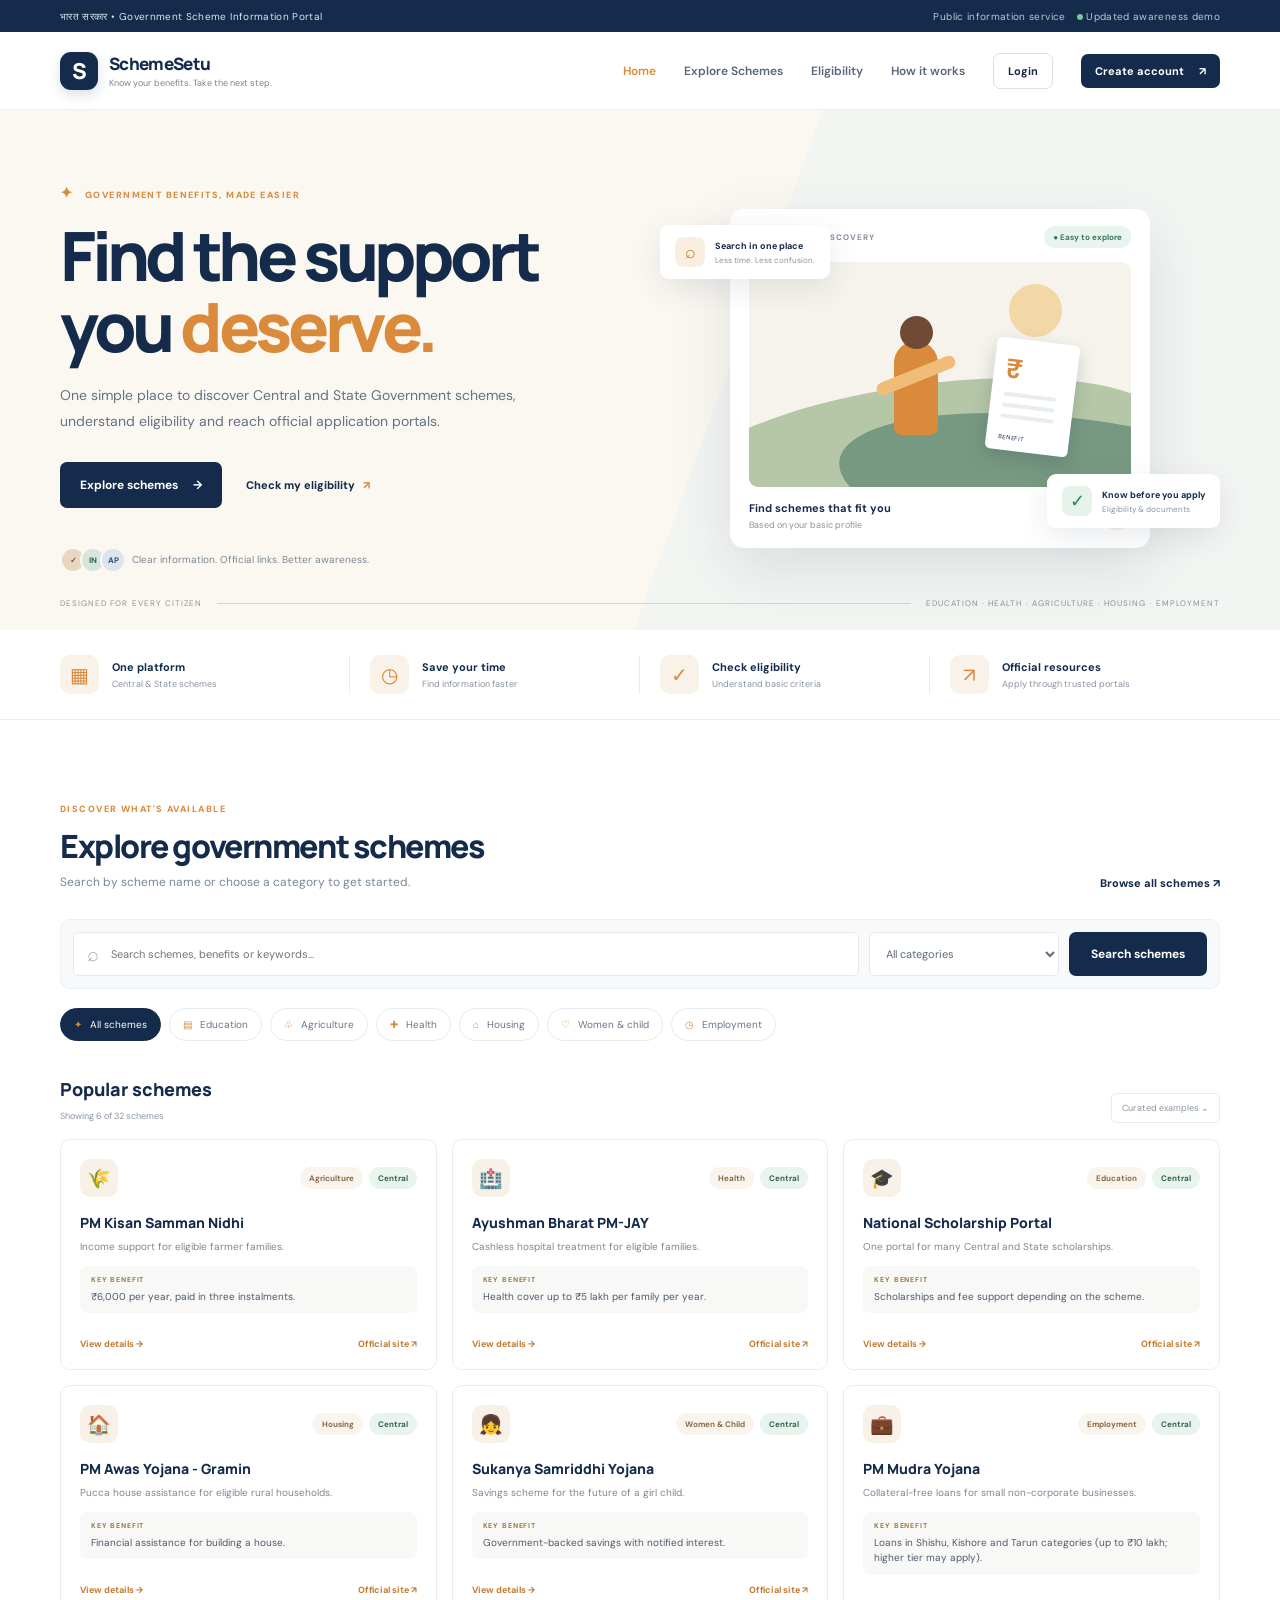
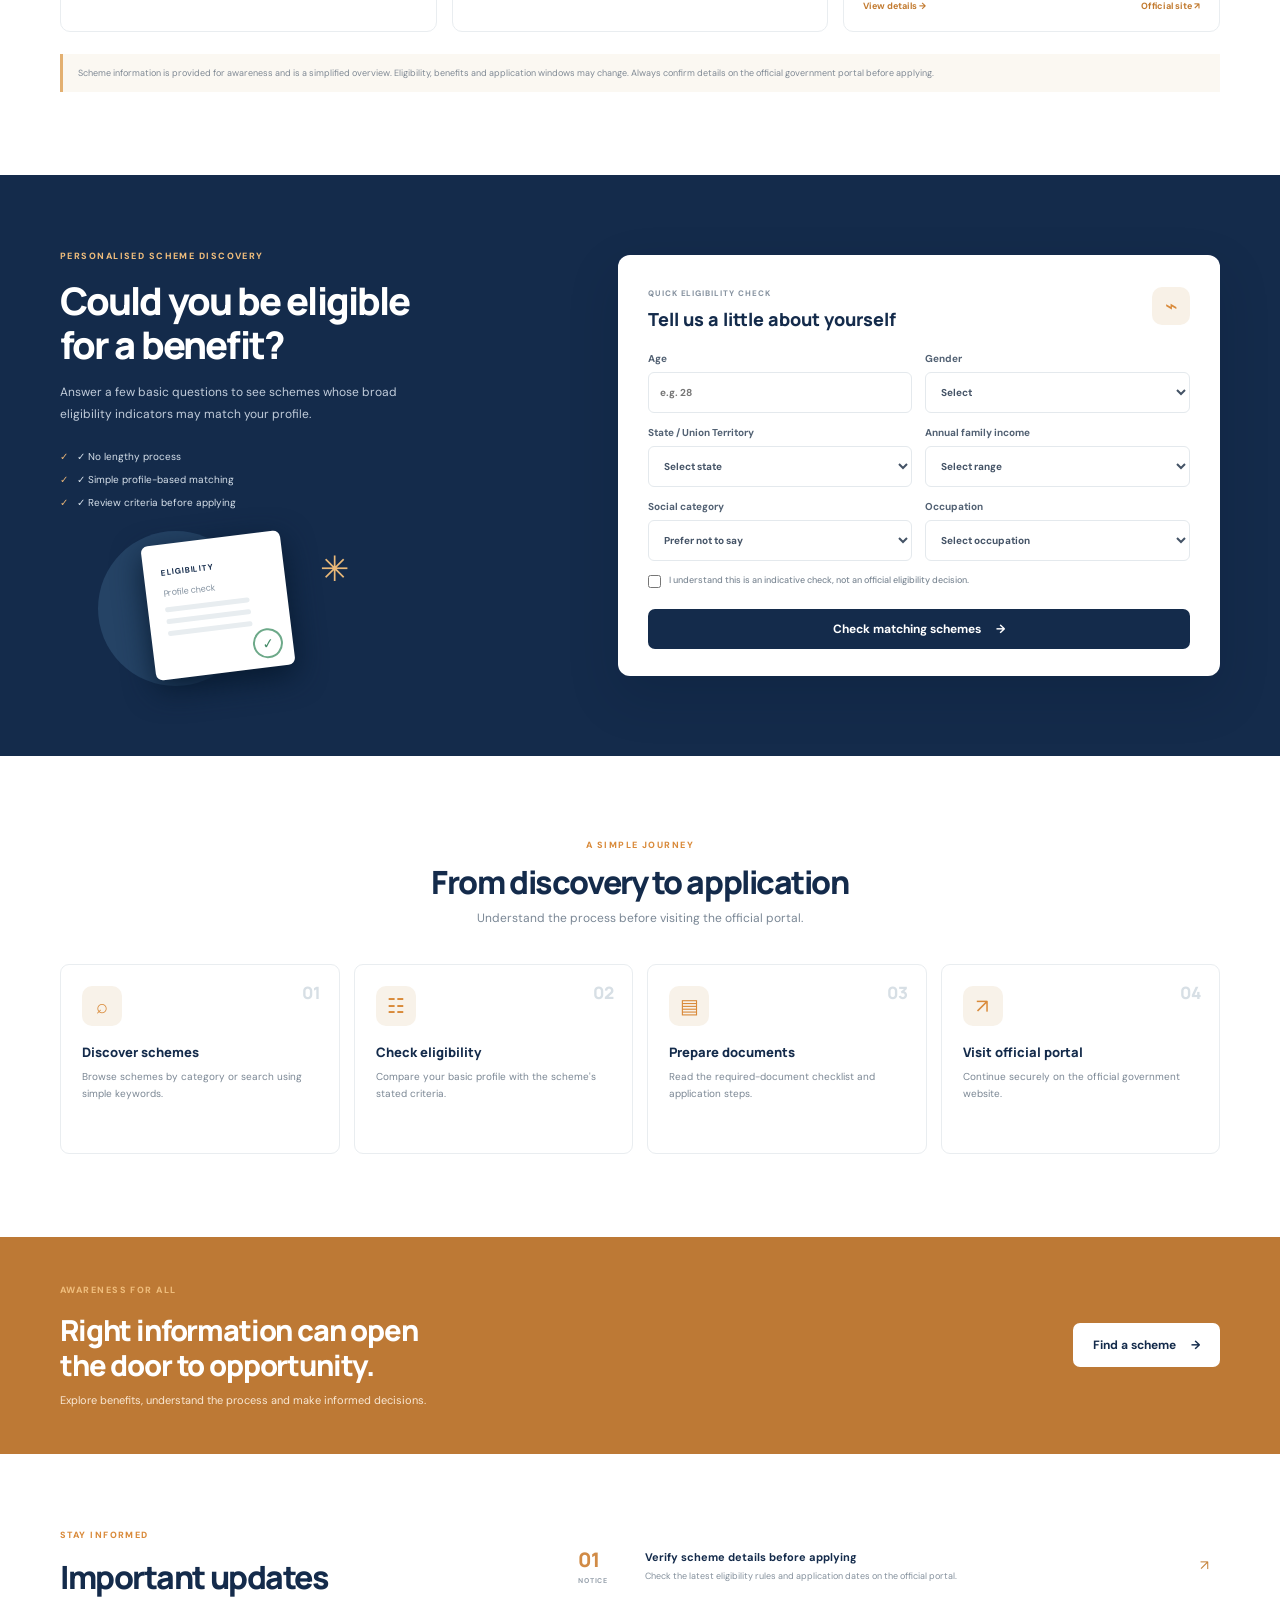
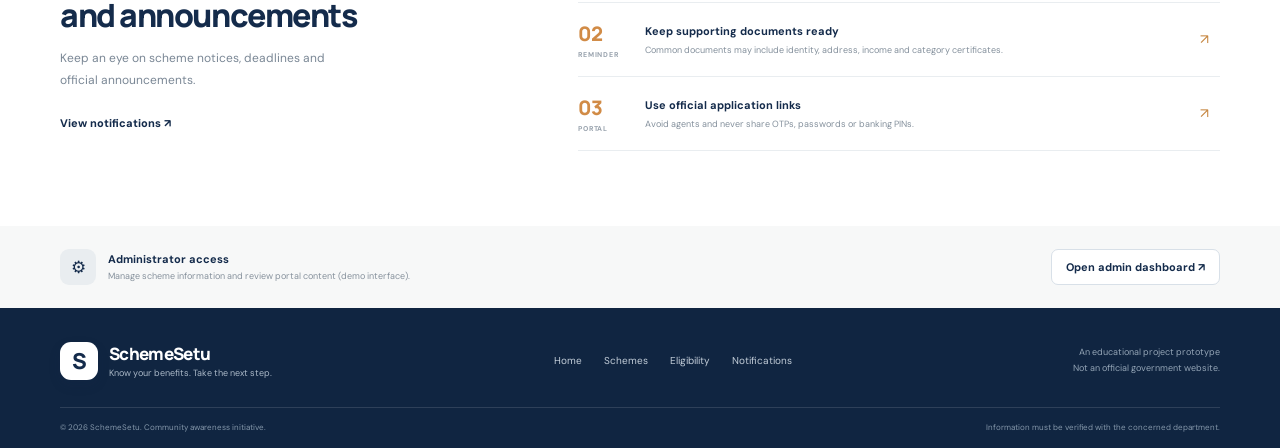
<file: index.html>
<!DOCTYPE html>
<html lang="en">
<head>
  <meta charset="UTF-8" />
  <meta name="viewport" content="width=device-width, initial-scale=1.0" />
  <meta name="description" content="Government Scheme Information and Awareness System - discover schemes, check eligibility and find official application links." />
  <title>SchemeSetu | Government Scheme Awareness</title>
  <link rel="preconnect" href="https://fonts.googleapis.com">
  <link rel="preconnect" href="https://fonts.gstatic.com" crossorigin>
  <link href="https://fonts.googleapis.com/css2?family=DM+Sans:wght@400;500;600;700;800&family=Manrope:wght@400;500;600;700;800&display=swap" rel="stylesheet">
  <link rel="stylesheet" href="style.css" />
</head>
<body>
  <div class="topline"><div class="container top-inner"><span>भारत सरकार • Government Scheme Information Portal</span><span class="top-right">Public information service <span class="live-dot"></span> Updated awareness demo</span></div></div>
  <header class="site-header">
    <div class="container nav-wrap">
      <a class="brand" href="index.html" aria-label="SchemeSetu home"><span class="brand-mark">S</span><span><b>SchemeSetu</b><small>Know your benefits. Take the next step.</small></span></a>
      <button class="menu-toggle" id="menuToggle" aria-label="Toggle navigation">☰</button>
      <nav id="mainNav">
        <a href="index.html" class="nav-link active">Home</a><a href="schemes.html" class="nav-link">Explore Schemes</a><a href="eligibility.html" class="nav-link">Eligibility</a><a href="#how" class="nav-link">How it works</a>
        <button class="btn btn-outline btn-small" id="loginOpen">Login</button><button class="btn btn-primary btn-small" id="registerOpen">Create account <span>↗</span></button>
      </nav>
    </div>
  </header>

  <main>
    <section class="hero" id="home">
      <div class="container hero-grid">
        <div class="hero-copy">
          <div class="eyebrow"><span class="eyebrow-icon">✦</span> GOVERNMENT BENEFITS, MADE EASIER</div>
          <h1>Find the support<br>you <em>deserve.</em></h1>
          <p class="hero-lead">One simple place to discover Central and State Government schemes, understand eligibility and reach official application portals.</p>
          <div class="hero-actions"><a class="btn btn-primary btn-large" href="schemes.html">Explore schemes <span>→</span></a><a class="text-link" href="eligibility.html">Check my eligibility <span>↗</span></a></div>
          <div class="trust-row"><div class="avatar-stack"><i>✓</i><i>IN</i><i>AP</i></div><span>Clear information. Official links. Better awareness.</span></div>
        </div>
        <div class="hero-art">
          <div class="hero-card card-main"><div class="card-top"><span class="mini-label">YOUR BENEFIT DISCOVERY</span><span class="pill pill-green">● Easy to explore</span></div><div class="illustration"><div class="sun"></div><div class="hill hill-one"></div><div class="hill hill-two"></div><div class="person"><span></span></div><div class="document"><b>₹</b><i></i><i></i><i></i><small>BENEFIT</small></div></div><div class="hero-card-bottom"><div><b>Find schemes that fit you</b><small>Based on your basic profile</small></div><span class="round-arrow">↗</span></div></div>
          <div class="float-note note-one"><span class="note-icon">⌕</span><span><b>Search in one place</b><small>Less time. Less confusion.</small></span></div>
          <div class="float-note note-two"><span class="note-icon green">✓</span><span><b>Know before you apply</b><small>Eligibility & documents</small></span></div>
        </div>
      </div>
      <div class="hero-bottom container"><span>DESIGNED FOR EVERY CITIZEN</span><span class="hero-line"></span><span>EDUCATION · HEALTH · AGRICULTURE · HOUSING · EMPLOYMENT</span></div>
    </section>

    <section class="stats-section"><div class="container stats-grid">
      <div class="stat"><span class="stat-icon">▦</span><div><b>One platform</b><small>Central & State schemes</small></div></div>
      <div class="stat"><span class="stat-icon">◷</span><div><b>Save your time</b><small>Find information faster</small></div></div>
      <div class="stat"><span class="stat-icon">✓</span><div><b>Check eligibility</b><small>Understand basic criteria</small></div></div>
      <div class="stat"><span class="stat-icon">↗</span><div><b>Official resources</b><small>Apply through trusted portals</small></div></div>
    </div></section>

    <section class="section" id="schemes"><div class="container">
      <div class="section-heading"><div><div class="eyebrow">DISCOVER WHAT'S AVAILABLE</div><h2>Explore government schemes</h2><p>Search by scheme name or choose a category to get started.</p></div><a href="schemes.html" class="text-link">Browse all schemes ↗</a></div>
      <div class="search-panel"><div class="search-box"><span>⌕</span><input id="schemeSearch" type="search" placeholder="Search schemes, benefits or keywords..." /></div><select id="categoryFilter" aria-label="Filter by category"><option value="all">All categories</option><option>Education</option><option>Health</option><option>Agriculture</option><option>Housing</option><option>Employment</option><option>Women & Child</option><option>Social Security</option></select><button class="btn btn-primary" id="searchBtn">Search schemes</button></div>
      <div class="category-row" id="categoryChips"><button class="category-chip selected" data-category="all"><span>✦</span> All schemes</button><button class="category-chip" data-category="Education"><span>▤</span> Education</button><button class="category-chip" data-category="Agriculture"><span>♧</span> Agriculture</button><button class="category-chip" data-category="Health"><span>✚</span> Health</button><button class="category-chip" data-category="Housing"><span>⌂</span> Housing</button><button class="category-chip" data-category="Women & Child"><span>♡</span> Women & child</button><button class="category-chip" data-category="Employment"><span>◷</span> Employment</button></div>
      <div class="results-head" id="allSchemes"><div><h3>Popular schemes</h3><span id="resultCount">Showing schemes</span></div><span class="sort-label">Curated examples <span>⌄</span></span></div>
      <div class="scheme-grid" id="schemeGrid"></div>
      <div class="empty-state hidden" id="emptyState"><div>⌕</div><h3>No schemes found</h3><p>Try another keyword or select a different category.</p><button class="btn btn-outline" id="clearFilters">Clear filters</button></div>
      <div class="disclaimer">Scheme information is provided for awareness and is a simplified overview. Eligibility, benefits and application windows may change. Always confirm details on the official government portal before applying.</div>
    </div></section>

    <section class="eligibility-section" id="eligibility"><div class="container eligibility-grid">
      <div class="eligibility-copy"><div class="eyebrow light">PERSONALISED SCHEME DISCOVERY</div><h2>Could you be eligible<br>for a benefit?</h2><p>Answer a few basic questions to see schemes whose broad eligibility indicators may match your profile.</p>
        <div class="check-points"><span>✓ No lengthy process</span><span>✓ Simple profile-based matching</span><span>✓ Review criteria before applying</span></div>
        <div class="eligibility-art"><div class="art-circle"></div><div class="art-paper"><b>ELIGIBILITY</b><span>Profile check</span><i></i><i></i><i></i><div class="art-stamp">✓</div></div><div class="art-star">✳</div></div>
      </div>
      <div class="eligibility-form-card"><div class="form-card-head"><div><span class="step-label">QUICK ELIGIBILITY CHECK</span><h3>Tell us a little about yourself</h3></div><span class="form-icon">⌁</span></div>
        <form id="eligibilityForm">
          <div class="form-row"><label>Age <input type="number" id="age" min="1" max="120" placeholder="e.g. 28" required></label><label>Gender<select id="gender" required><option value="">Select</option><option>Female</option><option>Male</option><option>Other</option></select></label></div>
          <div class="form-row"><label>State / Union Territory<select id="state" required><option value="">Select state</option><option>Andhra Pradesh</option><option>Telangana</option><option>Karnataka</option><option>Tamil Nadu</option><option>Other</option></select></label><label>Annual family income<select id="income" required><option value="">Select range</option><option value="100000">Below ₹1 lakh</option><option value="200000">₹1–2 lakh</option><option value="500000">₹2–5 lakh</option><option value="1000000">Above ₹5 lakh</option></select></label></div>
          <div class="form-row"><label>Social category<select id="socialCategory"><option value="">Prefer not to say</option><option>SC</option><option>ST</option><option>OBC</option><option>General</option></select></label><label>Occupation<select id="occupation"><option value="">Select occupation</option><option>Farmer</option><option>Student</option><option>Unemployed</option><option>Self-employed</option><option>Worker</option><option>Other</option></select></label></div>
          <label class="consent"><input type="checkbox" id="consent" required> I understand this is an indicative check, not an official eligibility decision.</label>
          <button class="btn btn-primary btn-full" type="submit">Check matching schemes <span>→</span></button>
        </form>
        <div class="match-results hidden" id="matchResults"><div class="match-heading"><span class="pill pill-green">CHECK COMPLETE</span><button id="resetEligibility" class="text-link">Edit answers</button></div><h3 id="matchTitle">Possible matches</h3><p id="matchIntro"></p><div id="matchList"></div><small>These are indicative matches only. The concerned department makes the final eligibility decision.</small></div>
      </div>
    </div></section>

    <section class="section how-section" id="how"><div class="container"><div class="section-heading centered"><div><div class="eyebrow">A SIMPLE JOURNEY</div><h2>From discovery to application</h2><p>Understand the process before visiting the official portal.</p></div></div>
      <div class="steps-grid"><div class="step-card"><span class="step-number">01</span><div class="step-icon">⌕</div><h3>Discover schemes</h3><p>Browse schemes by category or search using simple keywords.</p></div><div class="step-card"><span class="step-number">02</span><div class="step-icon">☷</div><h3>Check eligibility</h3><p>Compare your basic profile with the scheme's stated criteria.</p></div><div class="step-card"><span class="step-number">03</span><div class="step-icon">▤</div><h3>Prepare documents</h3><p>Read the required-document checklist and application steps.</p></div><div class="step-card"><span class="step-number">04</span><div class="step-icon">↗</div><h3>Visit official portal</h3><p>Continue securely on the official government website.</p></div></div>
    </div></section>

    <section class="awareness-band"><div class="container awareness-inner"><div><div class="eyebrow light">AWARENESS FOR ALL</div><h2>Right information can open<br>the door to opportunity.</h2><p>Explore benefits, understand the process and make informed decisions.</p></div><a class="btn btn-white" href="schemes.html">Find a scheme <span>→</span></a></div></section>

    <section class="section updates-section" id="updates"><div class="container updates-grid"><div><div class="eyebrow">STAY INFORMED</div><h2>Important updates<br>and announcements</h2><p>Keep an eye on scheme notices, deadlines and official announcements.</p><a class="text-link" href="#notifications">View notifications ↗</a></div><div class="updates-list" id="notifications"><article><span class="update-date">01 <small>NOTICE</small></span><div><b>Verify scheme details before applying</b><p>Check the latest eligibility rules and application dates on the official portal.</p></div><span class="update-arrow">↗</span></article><article><span class="update-date">02 <small>REMINDER</small></span><div><b>Keep supporting documents ready</b><p>Common documents may include identity, address, income and category certificates.</p></div><span class="update-arrow">↗</span></article><article><span class="update-date">03 <small>PORTAL</small></span><div><b>Use official application links</b><p>Avoid agents and never share OTPs, passwords or banking PINs.</p></div><span class="update-arrow">↗</span></article></div></div></section>

    <section class="admin-section"><div class="container admin-strip"><div><span class="admin-symbol">⚙</span><div><b>Administrator access</b><small>Manage scheme information and review portal content (demo interface).</small></div></div><button class="btn btn-outline btn-small" id="adminOpen">Open admin dashboard ↗</button></div></section>
  </main>

  <footer><div class="container footer-main"><div class="brand footer-brand"><span class="brand-mark">S</span><span><b>SchemeSetu</b><small>Know your benefits. Take the next step.</small></span></div><div class="footer-links"><a href="index.html">Home</a><a href="schemes.html">Schemes</a><a href="eligibility.html">Eligibility</a><a href="#updates">Notifications</a></div><div class="footer-note">An educational project prototype<br>Not an official government website.</div></div><div class="container footer-bottom"><span>© 2026 SchemeSetu. Community awareness initiative.</span><span>Information must be verified with the concerned department.</span></div></footer>

  <div class="modal-backdrop hidden" id="authModal"><div class="modal"><button class="modal-close" data-close="authModal">×</button><div class="modal-logo">S</div><div class="eyebrow">WELCOME TO SCHEMESETU</div><h2 id="authTitle">Create your account</h2><p id="authDescription">Save your profile and make scheme discovery easier.</p><form id="authForm"><label>Full name<input id="authName" placeholder="Enter your name" required></label><label>Email address<input id="authEmail" type="email" placeholder="name@example.com" required></label><label>Password<input id="authPassword" type="password" minlength="6" placeholder="At least 6 characters" required></label><button class="btn btn-primary btn-full" id="authSubmit" type="submit">Create account →</button></form><p class="switch-auth" id="switchAuth">Already have an account? <button>Login</button></p><small class="modal-disclaimer">Frontend demonstration only. Connect a secure backend for real authentication and data storage.</small></div></div>

  <div class="modal-backdrop hidden" id="detailModal"><div class="modal detail-modal"><button class="modal-close" data-close="detailModal">×</button><div id="schemeDetail"></div></div></div>
  <div class="modal-backdrop hidden" id="adminModal"><div class="modal admin-modal"><button class="modal-close" data-close="adminModal">×</button><div class="eyebrow">CONTENT MANAGEMENT</div><h2>Admin dashboard</h2><p>Demo overview for maintaining scheme information.</p><div class="admin-metrics"><div><b id="adminSchemeCount">0</b><small>Listed schemes</small></div><div><b>03</b><small>Sample notices</small></div><div><b>Active</b><small>Portal status</small></div></div><h3>Manage scheme catalogue</h3><div id="adminSchemeList" class="admin-scheme-list"></div><div class="admin-add"><h3>Add a scheme (demo)</h3><form id="addSchemeForm"><input id="newSchemeName" placeholder="Scheme name" required><select id="newSchemeCategory"><option>Education</option><option>Health</option><option>Agriculture</option><option>Housing</option><option>Employment</option><option>Women & Child</option><option>Social Security</option></select><button class="btn btn-primary btn-small">Add scheme</button></form></div><small>Changes are saved only in this browser for demonstration. Production use requires administrator authentication and a database.</small></div></div>

  <!-- Order matters: data.js → common.js → app.js -->
  <script src="data.js"></script>
  <script src="common.js"></script>
  <script src="script.js"></script>
</body>
</html>
</file>
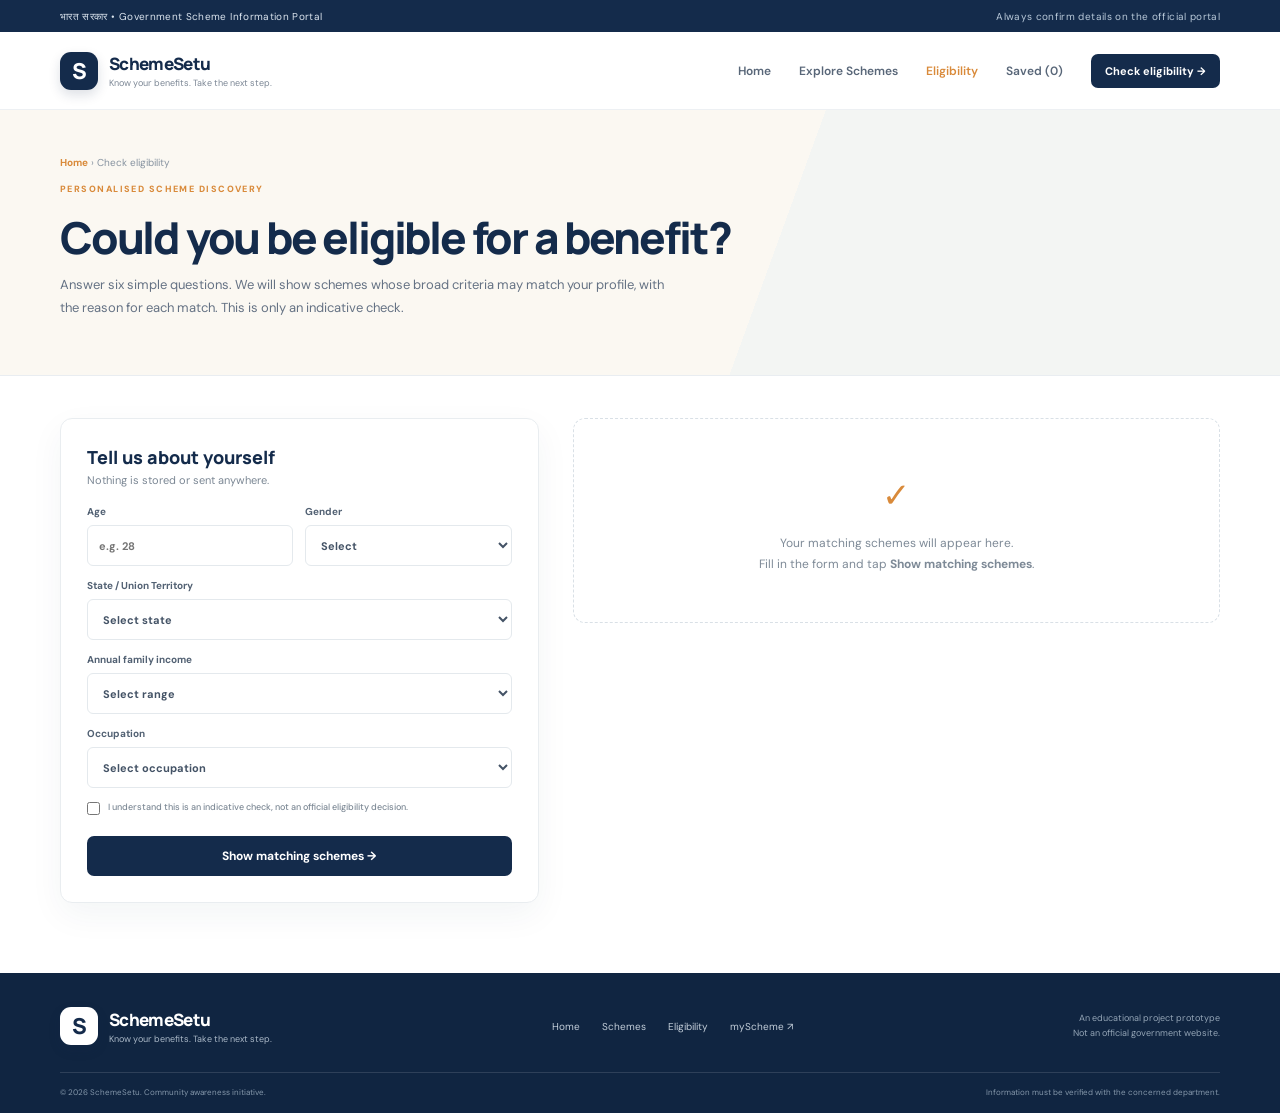
<file: eligibility.html>
<!DOCTYPE html>
<html lang="en">
<head>
  <meta charset="UTF-8" />
  <meta name="viewport" content="width=device-width, initial-scale=1.0" />
  <title>Check Eligibility | SchemeSetu</title>
  <link rel="preconnect" href="https://fonts.googleapis.com">
  <link rel="preconnect" href="https://fonts.gstatic.com" crossorigin>
  <link href="https://fonts.googleapis.com/css2?family=DM+Sans:wght@400;500;600;700;800&family=Manrope:wght@400;500;600;700;800&display=swap" rel="stylesheet">
  <link rel="stylesheet" href="style.css" />
  <link rel="stylesheet" href="pages.css" />
</head>
<body>
  <div id="site-header" data-active="eligibility"></div>
  <main>
    <section class="page-hero"><div class="container">
      <div class="breadcrumb"><a href="index.html">Home</a> › Check eligibility</div>
      <div class="eyebrow">PERSONALISED SCHEME DISCOVERY</div>
      <h1>Could you be eligible for a benefit?</h1>
      <p>Answer six simple questions. We will show schemes whose broad criteria may match your profile, with the reason for each match. This is only an indicative check.</p>
    </div></section>

    <div class="container elig-layout">
      <form class="elig-form" id="form">
        <h2>Tell us about yourself</h2><p>Nothing is stored or sent anywhere.</p>
        <div class="two">
          <label>Age<input type="number" id="age" min="1" max="120" placeholder="e.g. 28" required></label>
          <label>Gender<select id="gender" required><option value="">Select</option><option>Female</option><option>Male</option><option>Other</option></select></label>
        </div>
        <label>State / Union Territory<select id="state" required></select></label>
        <label>Annual family income
          <select id="income" required>
            <option value="">Select range</option>
            <option value="0">Below ₹1 lakh</option><option value="100000">₹1–2 lakh</option>
            <option value="200000">₹2–5 lakh</option><option value="500000">Above ₹5 lakh</option>
          </select></label>
        <label>Occupation
          <select id="occupation" required><option value="">Select occupation</option><option>Farmer</option><option>Student</option><option>Unemployed</option><option>Self-employed</option><option>Worker</option><option>Other</option></select></label>
        <label class="consent"><input type="checkbox" id="consent" required> I understand this is an indicative check, not an official eligibility decision.</label>
        <button class="btn btn-primary btn-full" type="submit">Show matching schemes →</button>
      </form>

      <section id="results" aria-live="polite">
        <div class="placeholder"><div>✓</div>Your matching schemes will appear here.<br>Fill in the form and tap <b>Show matching schemes</b>.</div>
      </section>
    </div>
  </main>
  <div id="site-footer"></div>

  <script src="data.js"></script>
  <script src="common.js"></script>
  <script>
    const el = id => document.getElementById(id);
    el("state").innerHTML = '<option value="">Select state</option>' + STATES.map(s => `<option>${esc(s)}</option>`).join("");

    function show(p) {
      const matches = matchSchemes(p);
      const strong = matches.filter(m => m.score >= 2);
      const rest = matches.filter(m => m.score < 2);
      const card = m => {
        const s = m.scheme;
        const reasons = m.reasons.length ? m.reasons.map(r => `<span>✓ ${esc(r)}</span>`).join("") : `<span>Open to all - check portal rules</span>`;
        return `<div class="match-card"><div class="scheme-icon">${esc(s.icon || "📋")}</div>
          <div><h3>${esc(s.name)}</h3><p>${esc(s.benefit)}</p><div class="reasons">${reasons}</div></div>
          <div class="match-actions"><a href="scheme.html?id=${encodeURIComponent(s.id)}">View details →</a><a href="${esc(safeUrl(s.link))}" target="_blank" rel="noopener noreferrer">Official site ↗</a></div></div>`;
      };
      el("results").innerHTML = `
        <div class="result-head"><div><h2>${matches.length} possible matches</h2><span>Age ${p.age} · ${esc(p.gender)} · ${esc(p.state)} · ${esc(p.occupation)}</span></div>
          <a class="text-link" href="schemes.html">Browse all schemes ↗</a></div>
        ${strong.length ? `<div class="group-title">Strong matches</div>${strong.map(card).join("")}` : ""}
        ${rest.length ? `<div class="group-title">Also worth checking</div>${rest.map(card).join("")}` : ""}
        ${!matches.length ? `<div class="placeholder"><div>⌕</div>No indicative matches. Try browsing all schemes.</div>` : ""}
        <div class="disclaimer">These are indicative matches only. The concerned department makes the final eligibility decision.</div>`;
      el("results").scrollIntoView({ behavior: "smooth", block: "start" });
    }

    el("form").addEventListener("submit", e => {
      e.preventDefault();
      const age = Number(el("age").value);
      if (!(age >= 1 && age <= 120)) return showToast("Please enter a valid age.");
      show({ age, gender: el("gender").value, state: el("state").value, income: Number(el("income").value), occupation: el("occupation").value });
    });

    // pre-fill from the Home page quick check (?age=..&gender=..)
    const q = new URLSearchParams(location.search);
    if (q.get("age")) {
      el("age").value = q.get("age"); el("gender").value = q.get("gender") || "";
      el("state").value = q.get("state") || ""; el("income").value = q.get("income") || "";
      el("occupation").value = q.get("occupation") || ""; el("consent").checked = true;
      if (el("form").checkValidity()) el("form").requestSubmit();
    }
  </script>
</body>
</html>
</file>
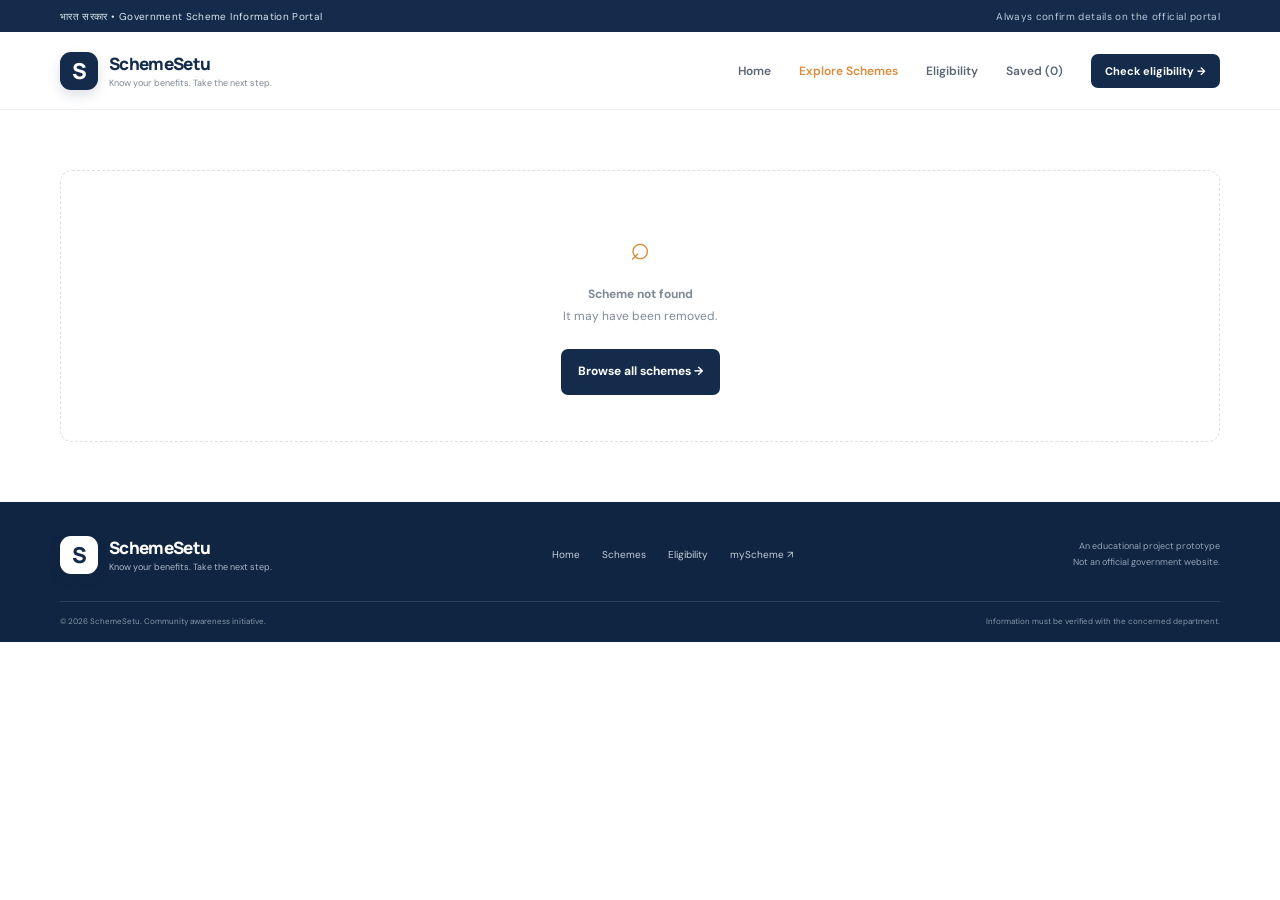
<file: scheme.html>
<!DOCTYPE html>
<html lang="en">
<head>
  <meta charset="UTF-8" />
  <meta name="viewport" content="width=device-width, initial-scale=1.0" />
  <title>Scheme details | SchemeSetu</title>
  <link rel="preconnect" href="https://fonts.googleapis.com">
  <link rel="preconnect" href="https://fonts.gstatic.com" crossorigin>
  <link href="https://fonts.googleapis.com/css2?family=DM+Sans:wght@400;500;600;700;800&family=Manrope:wght@400;500;600;700;800&display=swap" rel="stylesheet">
  <link rel="stylesheet" href="style.css" />
  <link rel="stylesheet" href="pages.css" />
</head>
<body>
  <div id="site-header" data-active="schemes"></div>
  <main><div class="container" id="detail"></div></main>
  <div id="site-footer"></div>

  <script src="data.js"></script>
  <script src="common.js"></script>
  <script>
    const id = new URLSearchParams(location.search).get("id");
    const s = getScheme(id);
    const root = document.getElementById("detail");
    const list = arr => (arr && arr.length ? arr : ["Please check the official portal."]).map(i => `<li>${esc(i)}</li>`).join("");

    if (!s) {
      root.innerHTML = `<div class="placeholder" style="margin:60px 0"><div>⌕</div><b>Scheme not found</b><br>It may have been removed.<br><br><a class="btn btn-primary" href="schemes.html">Browse all schemes →</a></div>`;
    } else {
      document.title = s.name + " | SchemeSetu";
      const where = s.level === "State" ? s.state + " (State)" : "Central Government";
      const link = safeUrl(s.link);
      const related = SCHEMES.filter(x => x.category === s.category && x.id !== s.id).slice(0, 3);
      root.innerHTML = `
        <div class="breadcrumb" style="margin-top:26px"><a href="index.html">Home</a> › <a href="schemes.html">Schemes</a> › <a href="schemes.html?category=${encodeURIComponent(s.category)}">${esc(s.category)}</a> › ${esc(s.name)}</div>
        <div class="detail-layout">
          <div class="detail-main">
            <div class="detail-head"><div class="detail-icon">${esc(s.icon || "📋")}</div><div><span class="scheme-tag">${esc(s.category)}</span><h1>${esc(s.name)}</h1></div></div>
            <p class="detail-lead">${esc(s.description)}</p>
            <div class="info-card benefit"><h2>✦ What you get</h2><p>${esc(s.benefit)}</p></div>
            <div class="info-card"><h2>Who can apply</h2><ul>${list(s.eligibility)}</ul></div>
            <div class="info-card"><h2>Documents to keep ready</h2><ul>${list(s.documents)}</ul></div>
            <div class="info-card"><h2>How to apply</h2><ol class="how-steps" style="margin:0">${list(s.steps)}</ol></div>
          </div>
          <aside class="side-card">
            <h3>Ready to apply?</h3>
            <p>Continue on the official government website. SchemeSetu never collects your Aadhaar, OTP or bank details.</p>
            <a class="btn btn-primary" href="${esc(link)}" target="_blank" rel="noopener noreferrer">Visit official website ↗</a>
            <button class="btn btn-outline" id="saveBtn" type="button"></button>
            <button class="btn btn-outline" id="shareBtn" type="button">Share this scheme</button>
            <button class="btn btn-outline" onclick="window.print()" type="button">Print checklist</button>
            <div class="fact"><span>Level</span><b>${esc(where)}</b></div>
            <div class="fact"><span>Category</span><b>${esc(s.category)}</b></div>
            <div class="fact"><span>Official site</span><b>${esc(new URL(link).hostname)}</b></div>
            <div class="warn">⚠ Details change. Confirm eligibility, amounts and last dates on the official site. Never pay agents or share OTPs / PINs.</div>
          </aside>
        </div>
        ${related.length ? `<h2 class="block-title" style="margin-top:0">More in ${esc(s.category)}</h2><p class="block-sub">Other schemes you may want to look at.</p><div class="related-grid" id="related" style="margin:18px 0 70px"></div>` : ""}`;

      const saveBtn = document.getElementById("saveBtn");
      const paintSave = () => saveBtn.textContent = isSaved(s.id) ? "♥ Saved (tap to remove)" : "♡ Save this scheme";
      paintSave();
      saveBtn.addEventListener("click", () => { const on = toggleSaved(s.id); paintSave(); showToast(on ? "Scheme saved" : "Removed from saved"); });

      document.getElementById("shareBtn").addEventListener("click", async () => {
        const data = { title: s.name, text: s.description, url: location.href };
        try {
          if (navigator.share) await navigator.share(data);
          else { await navigator.clipboard.writeText(location.href); showToast("Link copied"); }
        } catch (e) { /* cancelled */ }
      });

      const rel = document.getElementById("related");
      if (rel) related.forEach(r => rel.appendChild(schemeCard(r)));
    }
  </script>
</body>
</html>
</file>
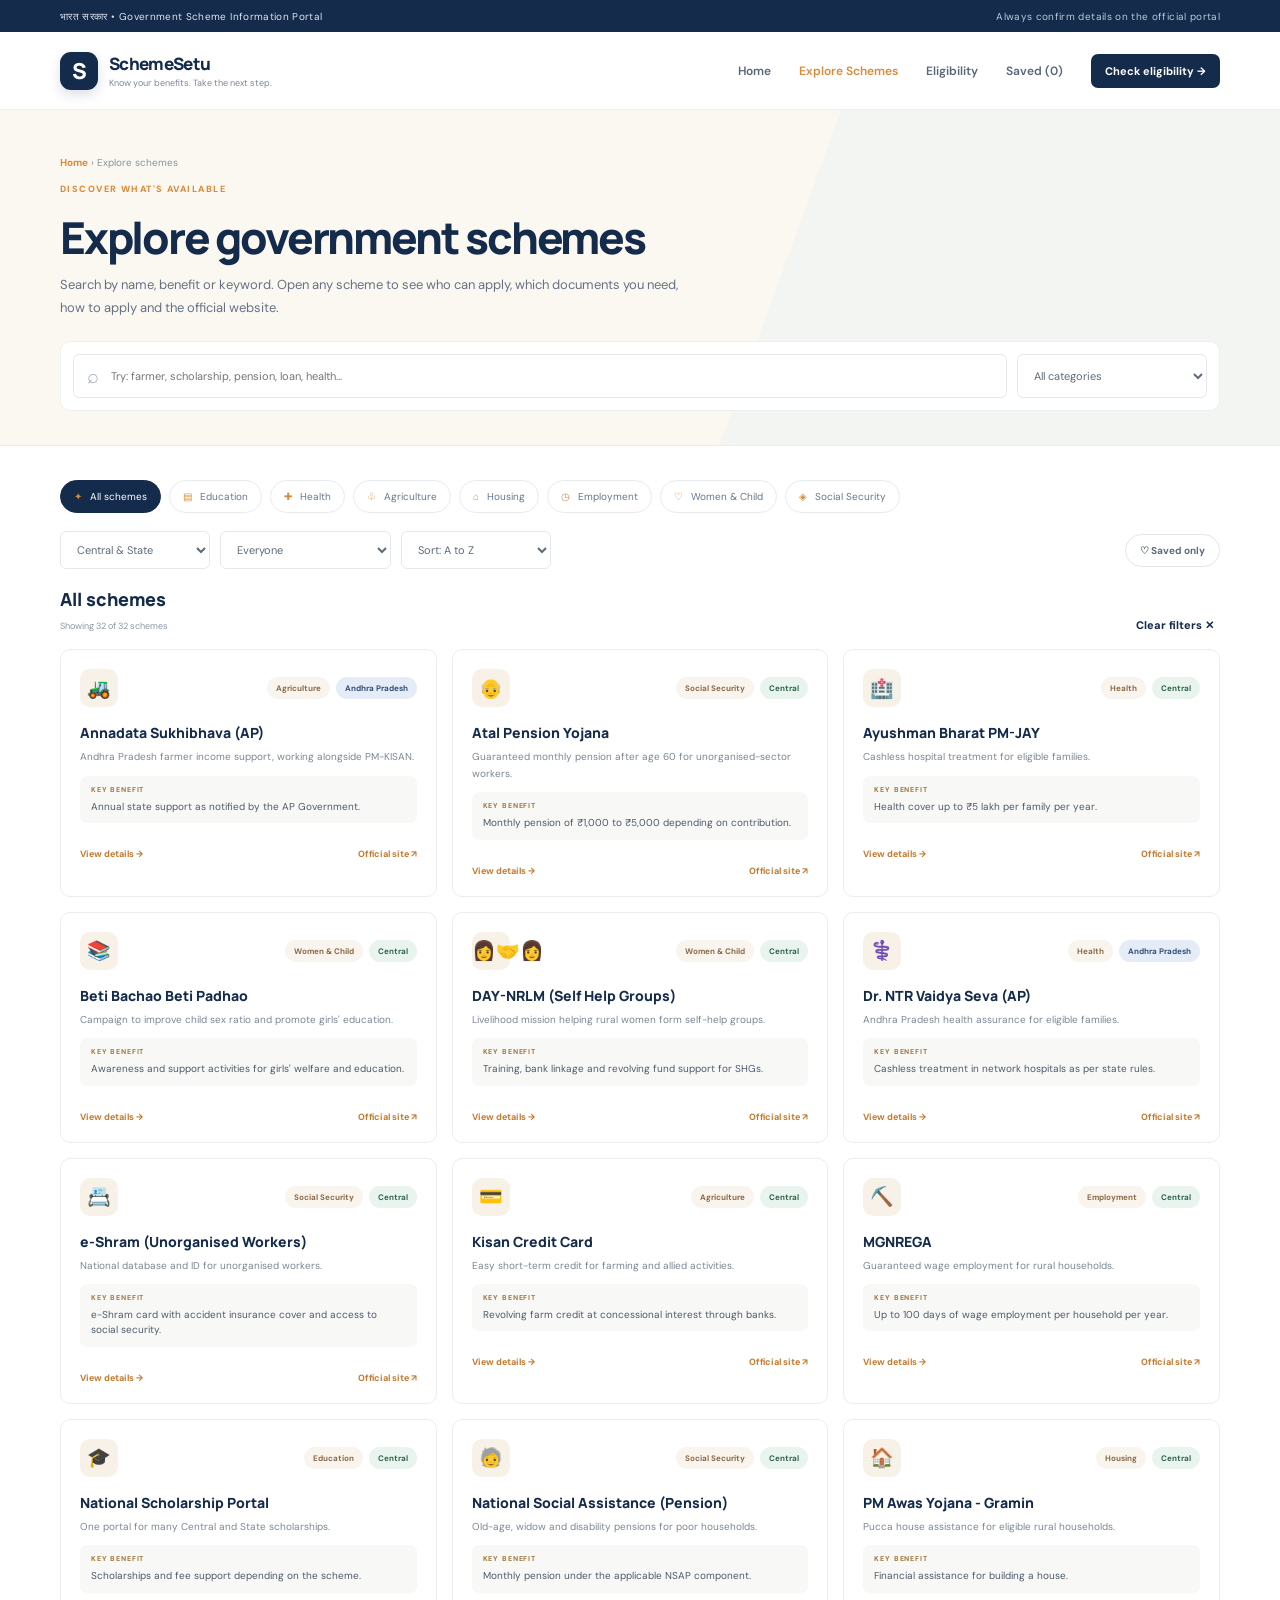
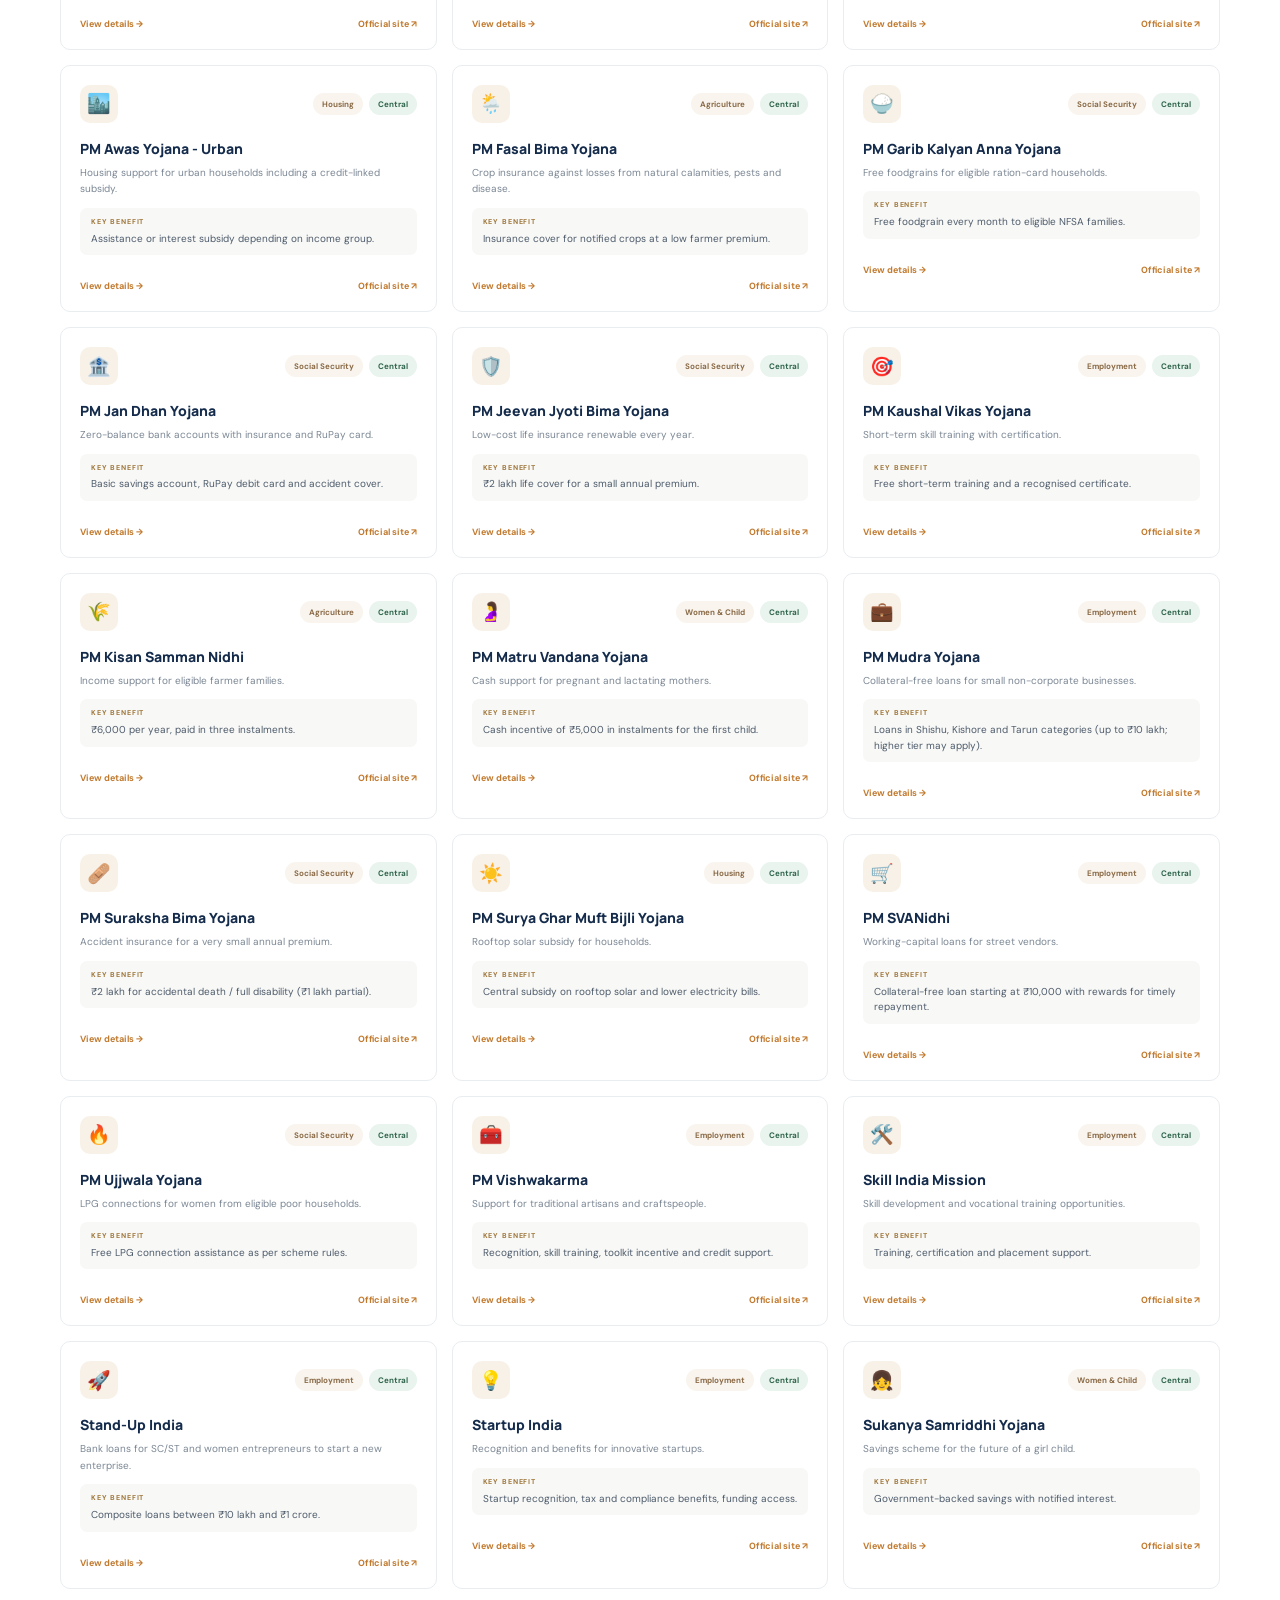
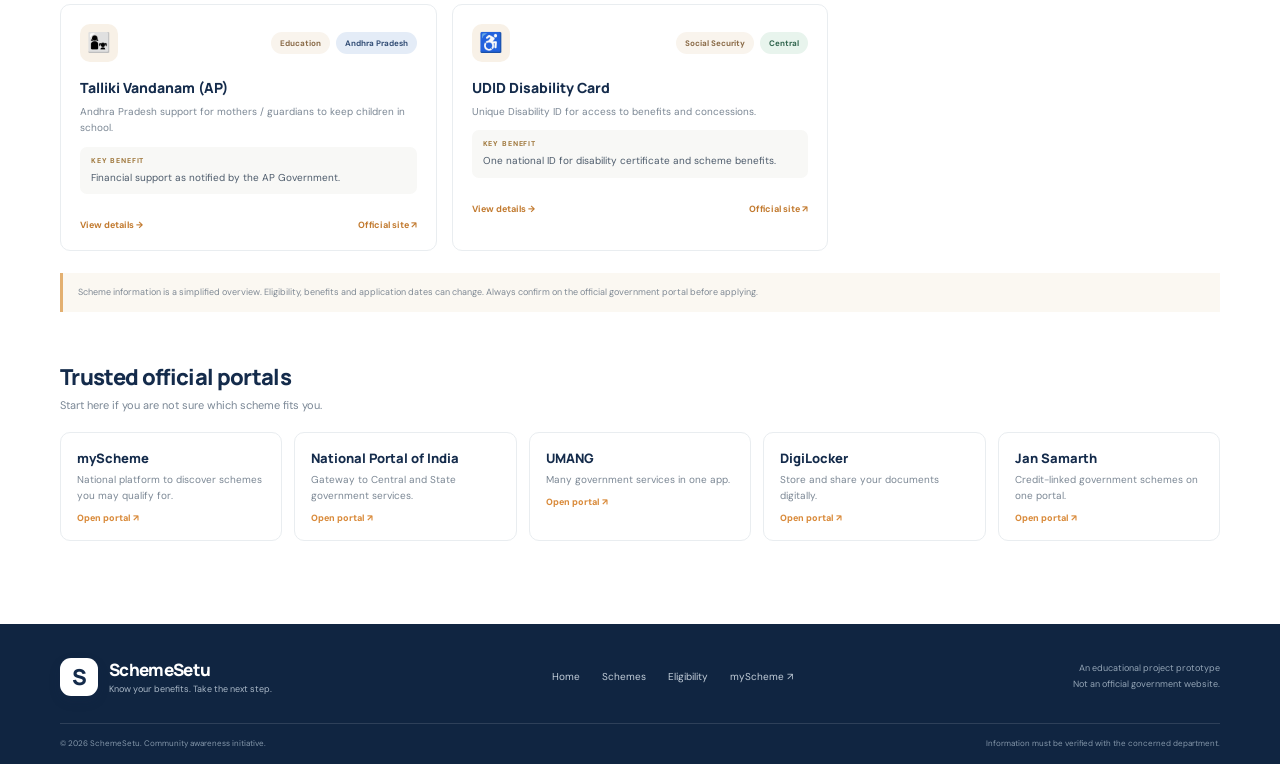
<file: schemes.html>
<!DOCTYPE html>
<html lang="en">
<head>
  <meta charset="UTF-8" />
  <meta name="viewport" content="width=device-width, initial-scale=1.0" />
  <title>Explore Schemes | SchemeSetu</title>
  <link rel="preconnect" href="https://fonts.googleapis.com">
  <link rel="preconnect" href="https://fonts.gstatic.com" crossorigin>
  <link href="https://fonts.googleapis.com/css2?family=DM+Sans:wght@400;500;600;700;800&family=Manrope:wght@400;500;600;700;800&display=swap" rel="stylesheet">
  <link rel="stylesheet" href="style.css" />
  <link rel="stylesheet" href="pages.css" />
</head>
<body>
  <div id="site-header" data-active="schemes"></div>
  <main>
    <section class="page-hero"><div class="container">
      <div class="breadcrumb"><a href="index.html">Home</a> › Explore schemes</div>
      <div class="eyebrow">DISCOVER WHAT'S AVAILABLE</div>
      <h1>Explore government schemes</h1>
      <p>Search by name, benefit or keyword. Open any scheme to see who can apply, which documents you need, how to apply and the official website.</p>
      <div class="search-panel" style="grid-template-columns:1fr 190px">
        <div class="search-box"><span>⌕</span><input id="q" type="search" placeholder="Try: farmer, scholarship, pension, loan, health..." /></div>
        <select id="cat" aria-label="Category"><option value="all">All categories</option></select>
      </div>
    </div></section>

    <section class="section" style="padding-top:34px"><div class="container">
      <div class="category-row" id="chips" style="margin:0 0 18px"></div>
      <div class="filter-bar">
        <select id="level" aria-label="Level"><option value="all">Central &amp; State</option><option value="Central">Central schemes</option><option value="State">State schemes</option></select>
        <select id="aud" aria-label="Who is it for"><option value="all">Everyone</option></select>
        <select id="sort" aria-label="Sort"><option value="az">Sort: A to Z</option><option value="cat">Sort: Category</option></select>
        <span class="grow"></span>
        <button class="toggle-saved" id="savedToggle" type="button">♡ Saved only</button>
      </div>
      <div class="results-head"><div><h3>All schemes</h3><span id="count"></span></div><button class="text-link" id="clear" type="button" style="border:0;background:none;cursor:pointer">Clear filters ✕</button></div>
      <div class="scheme-grid" id="grid"></div>
      <div class="empty-state hidden" id="empty"><div>⌕</div><h3>No schemes found</h3><p>Try another keyword or clear the filters.</p><button class="btn btn-outline" id="clear2" type="button">Clear filters</button></div>
      <div class="disclaimer">Scheme information is a simplified overview. Eligibility, benefits and application dates can change. Always confirm on the official government portal before applying.</div>

      <h2 class="block-title">Trusted official portals</h2>
      <p class="block-sub">Start here if you are not sure which scheme fits you.</p>
      <div class="portal-grid">
        <a class="portal-card" href="https://www.myscheme.gov.in/" target="_blank" rel="noopener noreferrer"><b>myScheme</b><span>National platform to discover schemes you may qualify for.</span><em>Open portal ↗</em></a>
        <a class="portal-card" href="https://www.india.gov.in/" target="_blank" rel="noopener noreferrer"><b>National Portal of India</b><span>Gateway to Central and State government services.</span><em>Open portal ↗</em></a>
        <a class="portal-card" href="https://web.umang.gov.in/" target="_blank" rel="noopener noreferrer"><b>UMANG</b><span>Many government services in one app.</span><em>Open portal ↗</em></a>
        <a class="portal-card" href="https://www.digilocker.gov.in/" target="_blank" rel="noopener noreferrer"><b>DigiLocker</b><span>Store and share your documents digitally.</span><em>Open portal ↗</em></a>
        <a class="portal-card" href="https://www.jansamarth.in/" target="_blank" rel="noopener noreferrer"><b>Jan Samarth</b><span>Credit-linked government schemes on one portal.</span><em>Open portal ↗</em></a>
      </div>
    </div></section>
  </main>
  <div id="site-footer"></div>

  <script src="data.js"></script>
  <script src="common.js"></script>
  <script>
    const el = id => document.getElementById(id);
    const params = new URLSearchParams(location.search);
    const state = {
      q: params.get("q") || "", cat: params.get("category") || "all", level: params.get("level") || "all",
      aud: params.get("aud") || "all", sort: params.get("sort") || "az", saved: params.get("saved") === "1"
    };

    // build controls
    CATEGORIES.forEach(c => el("cat").insertAdjacentHTML("beforeend", `<option>${esc(c)}</option>`));
    AUDIENCES.forEach(a => el("aud").insertAdjacentHTML("beforeend", `<option value="${a[0]}">${esc(a[1])}</option>`));
    const chipIcons = { all: "✦", Education: "▤", Health: "✚", Agriculture: "♧", Housing: "⌂", Employment: "◷", "Women & Child": "♡", "Social Security": "◈" };
    ["all"].concat(CATEGORIES).forEach(c => {
      const b = document.createElement("button");
      b.type = "button"; b.className = "category-chip"; b.dataset.category = c;
      b.innerHTML = `<span>${chipIcons[c] || "•"}</span> ${c === "all" ? "All schemes" : esc(c)}`;
      b.addEventListener("click", () => { state.cat = c; render(); });
      el("chips").appendChild(b);
    });

    function sync() {
      el("q").value = state.q; el("cat").value = state.cat; el("level").value = state.level;
      el("aud").value = state.aud; el("sort").value = state.sort;
      el("savedToggle").classList.toggle("on", state.saved);
      el("savedToggle").textContent = state.saved ? "♥ Saved only" : "♡ Saved only";
      document.querySelectorAll(".category-chip").forEach(b => b.classList.toggle("selected", b.dataset.category === state.cat));
      const p = new URLSearchParams();
      if (state.q) p.set("q", state.q);
      if (state.cat !== "all") p.set("category", state.cat);
      if (state.level !== "all") p.set("level", state.level);
      if (state.aud !== "all") p.set("aud", state.aud);
      if (state.sort !== "az") p.set("sort", state.sort);
      if (state.saved) p.set("saved", "1");
      history.replaceState(null, "", location.pathname + (p.toString() ? "?" + p : ""));
    }

    function render() {
      sync();
      const kw = state.q.toLowerCase().trim();
      const saved = getSaved();
      let list = SCHEMES.filter(s => {
        if (state.cat !== "all" && s.category !== state.cat) return false;
        if (state.level !== "all" && s.level !== state.level) return false;
        if (state.aud !== "all" && !(s.tags || []).includes(state.aud)) return false;
        if (state.saved && !saved.includes(s.id)) return false;
        if (!kw) return true;
        return [s.name, s.category, s.description, s.benefit, s.state || "", (s.tags || []).join(" "), (s.eligibility || []).join(" ")].join(" ").toLowerCase().includes(kw);
      });
      list.sort((a, b) => state.sort === "cat" ? a.category.localeCompare(b.category) || a.name.localeCompare(b.name) : a.name.localeCompare(b.name));
      el("grid").innerHTML = "";
      list.forEach(s => el("grid").appendChild(schemeCard(s)));
      el("count").textContent = `Showing ${list.length} of ${SCHEMES.length} schemes`;
      el("empty").classList.toggle("hidden", list.length > 0);
    }

    el("q").addEventListener("input", e => { state.q = e.target.value; render(); });
    el("cat").addEventListener("change", e => { state.cat = e.target.value; render(); });
    el("level").addEventListener("change", e => { state.level = e.target.value; render(); });
    el("aud").addEventListener("change", e => { state.aud = e.target.value; render(); });
    el("sort").addEventListener("change", e => { state.sort = e.target.value; render(); });
    el("savedToggle").addEventListener("click", () => { state.saved = !state.saved; render(); });
    const clear = () => { Object.assign(state, { q: "", cat: "all", level: "all", aud: "all", sort: "az", saved: false }); render(); };
    el("clear").addEventListener("click", clear);
    el("clear2").addEventListener("click", clear);
    render();
  </script>
</body>
</html>
</file>
<file: style.css>
*{box-sizing:border-box} :root{--navy:#142b4b;--ink:#1d2b3c;--muted:#718096;--orange:#d98a3a;--cream:#fbf8f2;--line:#e9edf1;--green:#27785a;--font:'DM Sans',sans-serif}html{scroll-behavior:smooth;scroll-padding-top:90px}body{margin:0;font-family:var(--font);color:var(--ink);background:#fff;font-size:14px}a{color:inherit;text-decoration:none}button,input,select{font:inherit}.container{width:min(1160px,calc(100% - 48px));margin:auto}.topline{background:#142b4b;color:#dce5ef;font-size:10px;letter-spacing:.035em}.top-inner{height:32px;display:flex;align-items:center;justify-content:space-between}.top-right{color:#b9c9d9}.live-dot{display:inline-block;width:6px;height:6px;border-radius:50%;background:#70c79b;margin-left:8px}.site-header{height:78px;background:#fff;position:sticky;top:0;z-index:20;border-bottom:1px solid #edf0f3}.nav-wrap{height:100%;display:flex;align-items:center;justify-content:space-between}.brand{display:flex;align-items:center;gap:11px}.brand-mark{width:38px;height:38px;background:var(--navy);color:#fff;border-radius:11px;display:grid;place-items:center;font-family:Manrope;font-size:22px;font-weight:800;box-shadow:0 5px 12px #142b4b25}.brand b{display:block;font:800 17px Manrope;color:var(--navy);letter-spacing:-.04em}.brand small{display:block;font-size:9px;color:#7c8795;margin-top:2px}nav{display:flex;align-items:center;gap:28px}.nav-link{font-size:12px;font-weight:600;color:#586678}.nav-link:hover,.nav-link.active{color:var(--orange)}.btn{border:0;border-radius:7px;padding:12px 17px;font-weight:700;font-size:12px;display:inline-flex;align-items:center;justify-content:center;gap:15px;cursor:pointer;transition:.2s}.btn:hover{transform:translateY(-2px);box-shadow:0 7px 18px #142b4b20}.btn-primary{background:var(--navy);color:#fff}.btn-outline{border:1px solid #d8e0e8;background:white;color:var(--navy)}.btn-small{padding:10px 14px;font-size:11px}.btn-large{padding:15px 20px}.btn-white{background:white;color:var(--navy);padding:14px 20px}.btn-full{width:100%;margin-top:8px}.menu-toggle{display:none;background:none;border:0;font-size:23px;color:var(--navy)}.hero{background:linear-gradient(110deg,#fbf8f2 0%,#fbf8f2 56%,#f3f5f3 56%,#f3f5f3 100%);padding:68px 0 22px;overflow:hidden}.hero-grid{display:grid;grid-template-columns:1fr 1fr;align-items:center;gap:40px;min-height:400px}.eyebrow{font-size:9px;letter-spacing:.16em;font-weight:800;color:var(--orange);margin-bottom:17px}.eyebrow.light{color:#efbd7c}.eyebrow-icon{font-size:15px;margin-right:7px}.hero h1{font:800 clamp(46px,5.4vw,68px)/1.04 Manrope;color:var(--navy);letter-spacing:-.065em;margin:0 0 20px}.hero h1 em{font-style:normal;color:var(--orange)}.hero-lead{font-size:14px;line-height:1.9;color:#657284;max-width:490px;margin:0 0 27px}.hero-actions{display:flex;align-items:center;gap:24px}.text-link{font-size:11px;font-weight:800;color:var(--navy)}.text-link span{color:var(--orange);margin-left:5px}.trust-row{display:flex;align-items:center;gap:12px;margin-top:39px;color:#7b8793;font-size:10px}.avatar-stack{display:flex}.avatar-stack i{font-style:normal;width:26px;height:26px;border-radius:50%;display:grid;place-items:center;background:#e8d8c1;border:2px solid var(--cream);margin-right:-6px;color:#76522c;font-size:8px;font-weight:800}.avatar-stack i:nth-child(2){background:#d8e5de;color:#31654e}.avatar-stack i:nth-child(3){background:#dce4f0;color:#334e76}.hero-art{height:390px;position:relative;display:grid;place-items:center}.card-main{width:75%;background:white;border-radius:14px;box-shadow:0 20px 60px #263c5220;padding:17px 19px;position:relative;z-index:1}.card-top,.hero-card-bottom{display:flex;justify-content:space-between;align-items:center}.mini-label,.step-label{font-size:8px;font-weight:800;letter-spacing:.12em;color:#8793a0}.pill{border-radius:30px;padding:6px 9px;font-size:8px;font-weight:700}.pill-green{background:#e8f4ed;color:#347958}.illustration{height:225px;background:#f5f3ec;margin:14px 0;border-radius:9px;position:relative;overflow:hidden}.sun{position:absolute;right:18%;top:22px;width:53px;height:53px;border-radius:50%;background:#f2d8a6}.hill{position:absolute;bottom:-48px;width:130%;height:150px;border-radius:50%}.hill-one{background:#b6c7a8;left:-20%;transform:rotate(-8deg)}.hill-two{background:#779982;left:23%;bottom:-83px;transform:rotate(8deg)}.person{position:absolute;bottom:52px;left:38%;width:44px;height:94px;background:#d98a3a;border-radius:24px 24px 8px 8px}.person:before{content:"";position:absolute;width:33px;height:33px;background:#704a35;border-radius:50%;top:-25px;left:6px}.person span{position:absolute;top:28px;left:-20px;width:84px;height:13px;background:#f0bd79;border-radius:10px;transform:rotate(-22deg)}.document{position:absolute;right:15%;bottom:34px;width:83px;height:112px;background:white;border-radius:5px;box-shadow:0 7px 18px #253d4b35;padding:12px;color:var(--navy);transform:rotate(7deg)}.document b{font-size:27px;color:var(--orange)}.document i{display:block;height:4px;background:#e8edf0;border-radius:5px;margin:7px 0;width:90%}.document small{font-size:6px;letter-spacing:.12em}.hero-card-bottom b,.hero-card-bottom small{display:block}.hero-card-bottom b{font-size:11px;color:var(--navy)}.hero-card-bottom small{font-size:9px;color:#8793a0;margin-top:4px}.round-arrow{width:29px;height:29px;border-radius:50%;background:#f5eee4;display:grid;place-items:center;color:var(--orange)}.float-note{position:absolute;z-index:2;display:flex;align-items:center;gap:10px;background:#fff;padding:12px 15px;border-radius:9px;box-shadow:0 9px 30px #263c521b}.note-one{top:42px;left:0}.note-two{bottom:45px;right:0}.note-icon{width:30px;height:30px;border-radius:8px;background:#f9eee0;color:#c27a2f;display:grid;place-items:center;font-size:18px}.note-icon.green{background:#e6f3eb;color:#31805b}.float-note b,.float-note small{display:block}.float-note b{font-size:9px;color:var(--navy)}.float-note small{font-size:8px;color:#8793a0;margin-top:3px}.hero-bottom{display:flex;align-items:center;gap:15px;color:#89939e;font-size:8px;letter-spacing:.13em;margin-top:20px}.hero-line{height:1px;background:#d8d5cd;flex:1}.stats-section{border-bottom:1px solid var(--line)}.stats-grid{display:grid;grid-template-columns:repeat(4,1fr);padding:25px 0}.stat{display:flex;align-items:center;gap:13px;padding:0 20px;border-right:1px solid var(--line)}.stat:first-child{padding-left:0}.stat:last-child{border:0}.stat-icon{width:39px;height:39px;border-radius:10px;background:#f8f2e9;color:var(--orange);display:grid;place-items:center;font-size:20px}.stat b,.stat small{display:block}.stat b{font-size:11px;color:var(--navy)}.stat small{font-size:9px;color:#8994a0;margin-top:4px}.section{padding:83px 0}.section-heading{display:flex;align-items:end;justify-content:space-between;margin-bottom:29px}.section-heading h2,.updates-grid h2{font:800 32px/1.2 Manrope;letter-spacing:-.045em;color:var(--navy);margin:0 0 9px}.section-heading p,.updates-grid>div>p{font-size:12px;color:#7a8795;margin:0}.section-heading .eyebrow{margin-bottom:12px}.search-panel{padding:12px;background:#f8f9fa;border:1px solid #edf0f2;border-radius:10px;display:grid;grid-template-columns:1fr 190px auto;gap:10px}.search-box{background:white;border:1px solid #e5e9ed;border-radius:6px;display:flex;align-items:center;padding:0 13px;gap:10px;color:#a3adb7;font-size:20px}.search-box input{border:0;outline:0;width:100%;height:42px;font-size:11px;color:var(--ink)}select{border:1px solid #e5e9ed;border-radius:6px;padding:0 12px;background:white;color:#5d6b7b;font-size:11px;outline:0}.search-panel .btn{padding:0 22px}.category-row{display:flex;gap:8px;flex-wrap:wrap;margin:19px 0 36px}.category-chip{border:1px solid #e8ebee;background:#fff;border-radius:30px;padding:9px 13px;color:#687789;font-size:10px;cursor:pointer}.category-chip span{color:var(--orange);margin-right:5px}.category-chip.selected{background:var(--navy);border-color:var(--navy);color:white}.results-head{display:flex;justify-content:space-between;align-items:end;margin-bottom:16px}.results-head h3{font:800 18px Manrope;color:var(--navy);margin:0 0 4px}.results-head span{font-size:9px;color:#8b96a1}.sort-label{border:1px solid #e9edf0;border-radius:5px;padding:8px 10px}.scheme-grid{display:grid;grid-template-columns:repeat(3,1fr);gap:15px}.scheme-card{border:1px solid #e9edf0;border-radius:10px;padding:19px;transition:.2s;background:#fff;display:flex;flex-direction:column;min-height:230px}.scheme-card:hover{transform:translateY(-4px);box-shadow:0 12px 30px #1c35500e;border-color:#d7e0e8}.scheme-card-top{display:flex;justify-content:space-between;align-items:center}.scheme-icon{width:38px;height:38px;border-radius:10px;background:#f8f1e7;display:grid;place-items:center;font-size:19px;color:#bd7a36}.scheme-tag{font-size:8px;font-weight:700;color:#8a6b48;background:#f9f4ed;border-radius:20px;padding:6px 9px}.scheme-card h3{font:800 14px Manrope;color:var(--navy);margin:16px 0 7px}.scheme-card p{font-size:10px;line-height:1.65;color:#7b8794;margin:0 0 14px}.scheme-meta{display:flex;gap:13px;margin-top:auto;padding-top:11px;border-top:1px solid #f0f2f4;color:#7f8b98;font-size:9px}.scheme-card-foot{display:flex;justify-content:space-between;align-items:center;margin-top:13px}.scheme-card-foot button{border:0;background:none;color:var(--navy);font-size:10px;font-weight:800;cursor:pointer}.scheme-card-foot a{color:#c27a2f;font-size:9px;font-weight:700}.empty-state{text-align:center;padding:45px;border:1px dashed #d9e0e6;border-radius:10px}.empty-state>div{font-size:30px;color:var(--orange)}.empty-state h3{color:var(--navy)}.empty-state p{color:#7e8a97;font-size:11px}.hidden{display:none!important}.disclaimer{margin-top:22px;padding:12px 15px;border-left:3px solid #e3b071;background:#fbf8f2;color:#7f8994;font-size:9px;line-height:1.6}.eligibility-section{background:var(--navy);padding:75px 0;color:white;overflow:hidden}.eligibility-grid{display:grid;grid-template-columns:.9fr 1.1fr;gap:65px;align-items:center}.eligibility-copy h2{font:800 38px/1.15 Manrope;letter-spacing:-.05em;margin:0 0 16px}.eligibility-copy>p{font-size:12px;line-height:1.8;color:#c1ccda;max-width:390px}.check-points{display:grid;gap:10px;margin-top:24px;color:#d7e1eb;font-size:10px}.check-points span:before{content:"✓";color:#e8b477;margin-right:9px}.eligibility-art{height:150px;position:relative;margin-top:22px}.art-circle{position:absolute;width:155px;height:155px;border-radius:50%;background:#254365;left:38px;top:0}.art-paper{position:absolute;left:88px;top:7px;width:140px;height:135px;border-radius:7px;background:#fff;color:var(--navy);padding:17px;transform:rotate(-7deg);box-shadow:0 10px 30px #071a30}.art-paper b{font-size:8px;letter-spacing:.1em}.art-paper span{display:block;font-size:9px;color:#8492a0;margin:8px 0}.art-paper i{display:block;height:5px;width:80%;background:#e8edf0;border-radius:5px;margin:7px 0}.art-stamp{position:absolute;right:10px;bottom:9px;border:2px solid #6da989;border-radius:50%;width:30px;height:30px;display:grid;place-items:center;color:#438a66}.art-star{position:absolute;left:260px;top:15px;color:#eab979;font-size:35px}.eligibility-form-card{background:#fff;border-radius:12px;padding:27px 30px;color:var(--ink);box-shadow:0 20px 50px #06172b30}.form-card-head{display:flex;justify-content:space-between;align-items:center;margin-bottom:21px}.form-card-head h3{font:800 18px Manrope;color:var(--navy);margin:7px 0 0}.form-icon{width:38px;height:38px;background:#f8f1e7;border-radius:10px;display:grid;place-items:center;color:var(--orange);font-size:21px}.form-row{display:grid;grid-template-columns:1fr 1fr;gap:13px}.eligibility-form-card label,.modal form>label{display:block;font-size:10px;font-weight:700;color:#526173;margin-bottom:13px}.eligibility-form-card input:not([type=checkbox]),.eligibility-form-card select,.modal input{display:block;width:100%;height:41px;border:1px solid #e4e9ed;border-radius:6px;margin-top:7px;padding:0 11px;color:#445366;font-size:10px;background:#fff}.consent{font-size:9px!important;font-weight:500!important;display:flex!important;align-items:flex-start;gap:8px;color:#7d8995!important;line-height:1.5}.consent input{margin:1px 0 0}.match-results{border-top:1px solid #e9edf0;padding-top:15px}.match-heading{display:flex;justify-content:space-between;align-items:center}.match-results h3{font:800 17px Manrope;color:var(--navy);margin:12px 0 5px}.match-results p,.match-results small{font-size:9px;color:#778492;line-height:1.6}.match-item{border:1px solid #e9edf0;border-radius:7px;padding:10px;margin:8px 0}.match-item b{display:block;font-size:10px;color:var(--navy)}.match-item span{font-size:9px;color:#7b8794}.match-item button{border:0;background:none;color:#bf792f;font-size:9px;font-weight:700;padding:7px 0 0;cursor:pointer}.section-heading.centered{justify-content:center;text-align:center}.steps-grid{display:grid;grid-template-columns:repeat(4,1fr);gap:14px;margin-top:38px}.step-card{border:1px solid #e9edf0;border-radius:9px;padding:21px;position:relative;min-height:190px}.step-number{position:absolute;right:18px;top:16px;color:#d7dfe5;font:800 17px Manrope}.step-icon{width:40px;height:40px;border-radius:10px;background:#f8f2e9;color:var(--orange);display:grid;place-items:center;font-size:20px}.step-card h3{font:800 13px Manrope;color:var(--navy);margin:17px 0 7px}.step-card p{font-size:10px;line-height:1.7;color:#7b8794;margin:0}.awareness-band{background:#bd7935;padding:47px 0;color:white}.awareness-inner{display:flex;justify-content:space-between;align-items:center}.awareness-inner h2{font:800 29px/1.2 Manrope;letter-spacing:-.04em;margin:0 0 10px}.awareness-inner p{font-size:11px;color:#f9e8d4;margin:0}.updates-section{padding:75px 0}.updates-grid{display:grid;grid-template-columns:.8fr 1.2fr;gap:90px}.updates-grid h2{margin-bottom:14px}.updates-grid>div>p{line-height:1.8;margin-bottom:22px;max-width:300px}.updates-list article{display:grid;grid-template-columns:52px 1fr 20px;gap:15px;padding:17px 0;border-bottom:1px solid #e9edf0;align-items:center}.update-date{font:800 20px Manrope;color:#d18b46}.update-date small{display:block;font:700 7px var(--font);letter-spacing:.12em;color:#98a2ad;margin-top:3px}.updates-list b{font-size:11px;color:var(--navy)}.updates-list p{font-size:9px;color:#84909c;margin:5px 0 0;line-height:1.5}.update-arrow{color:#c5843d}.admin-section{background:#f7f8f8;padding:23px 0}.admin-strip{display:flex;justify-content:space-between;align-items:center}.admin-strip>div{display:flex;align-items:center;gap:12px}.admin-symbol{width:36px;height:36px;border-radius:9px;background:#e9edf0;display:grid;place-items:center;color:var(--navy);font-size:17px}.admin-strip b,.admin-strip small{display:block}.admin-strip b{font-size:11px;color:var(--navy)}.admin-strip small{font-size:9px;color:#86919c;margin-top:4px}footer{background:#102541;color:#d8e0e8;padding:34px 0 16px}.footer-main{display:flex;align-items:center;justify-content:space-between;padding-bottom:27px}.footer-brand .brand-mark{background:#fff;color:var(--navy)}.footer-brand b{color:white}.footer-brand small{color:#aab8c7}.footer-links{display:flex;gap:22px;font-size:10px;color:#c3ced9}.footer-note{text-align:right;font-size:9px;line-height:1.7;color:#94a5b6}.footer-bottom{border-top:1px solid #ffffff20;padding-top:14px;display:flex;justify-content:space-between;color:#8497aa;font-size:8px}.modal-backdrop{position:fixed;inset:0;background:#0b1c30a8;z-index:50;display:grid;place-items:center;padding:20px;overflow:auto}.modal{width:min(440px,100%);background:white;border-radius:13px;padding:30px;position:relative;max-height:90vh;overflow:auto;box-shadow:0 25px 80px #08172b55}.modal-close{position:absolute;right:17px;top:12px;border:0;background:none;font-size:25px;color:#84909b;cursor:pointer}.modal-logo{width:37px;height:37px;border-radius:10px;background:var(--navy);color:white;display:grid;place-items:center;font:800 20px Manrope;margin-bottom:19px}.modal h2{font:800 24px Manrope;color:var(--navy);margin:0 0 7px}.modal>p{font-size:10px;color:#7c8996;margin:0 0 20px}.switch-auth{text-align:center!important;margin:15px 0 0!important}.switch-auth button{border:0;background:none;color:#c27a2f;font-weight:800;cursor:pointer}.modal-disclaimer{display:block;text-align:center;color:#9aa4ae;font-size:8px;margin-top:14px;line-height:1.5}.detail-modal{width:min(570px,100%)}.detail-category{font-size:9px;color:#bd7935;font-weight:800;letter-spacing:.1em}.detail-modal h2{margin:10px 0;font-size:25px}.detail-modal p{font-size:11px;line-height:1.8;color:#6e7b89}.detail-box{background:#f8f8f6;border-radius:8px;padding:14px;margin:13px 0}.detail-box h4{font-size:10px;color:var(--navy);margin:0 0 8px}.detail-box ul{margin:0;padding-left:17px;color:#6f7b88;font-size:10px;line-height:1.8}.detail-actions{display:flex;gap:10px;margin-top:15px}.admin-modal{width:min(650px,100%)}.admin-metrics{display:grid;grid-template-columns:repeat(3,1fr);gap:9px;margin:20px 0}.admin-metrics div{background:#f7f8f8;padding:13px;border-radius:7px}.admin-metrics b,.admin-metrics small{display:block}.admin-metrics b{font:800 18px Manrope;color:var(--navy)}.admin-metrics small{font-size:8px;color:#7d8995;margin-top:4px}.admin-modal h3{font:800 13px Manrope;color:var(--navy);margin:18px 0 10px}.admin-scheme-list{max-height:190px;overflow:auto}.admin-scheme-row{display:flex;justify-content:space-between;padding:9px 0;border-bottom:1px solid #edf0f2;font-size:10px}.admin-scheme-row button{border:0;background:none;color:#b65a4c;cursor:pointer;font-size:9px}.admin-scheme-row small{color:#a0aab4;font-size:8px}.admin-add form{display:grid;grid-template-columns:1fr 150px auto;gap:8px}.admin-add input,.admin-add select{margin:0;height:37px}.admin-modal>small{display:block;color:#919ba5;font-size:8px;line-height:1.5;margin-top:14px}.toast{position:fixed;bottom:22px;left:50%;transform:translate(-50%,20px);background:#142b4b;color:white;padding:12px 18px;border-radius:7px;font-size:10px;opacity:0;pointer-events:none;transition:.25s;z-index:100;box-shadow:0 8px 25px #142b4b40}.toast.show{opacity:1;transform:translate(-50%,0)}
@media(max-width:850px){nav{gap:14px}.nav-link{font-size:10px}.hero-grid{gap:10px}.hero-art{transform:scale(.9)}.eligibility-grid{gap:30px}.scheme-grid{grid-template-columns:repeat(2,1fr)}.updates-grid{gap:35px}}
@media(max-width:650px){.container{width:min(100% - 32px,520px)}.top-right{display:none}.site-header{height:67px}.menu-toggle{display:block}nav{display:none;position:absolute;top:66px;left:0;right:0;background:white;padding:18px 22px 22px;box-shadow:0 12px 20px #142b4b15;flex-direction:column;align-items:stretch;gap:17px}nav.open{display:flex}.nav-link{text-align:center;font-size:12px}.hero{padding:48px 0 18px;background:linear-gradient(180deg,#fbf8f2 0%,#fbf8f2 56%,#f3f5f3 56%)}.hero-grid{grid-template-columns:1fr;gap:5px}.hero h1{font-size:49px}.hero-lead{font-size:12px}.hero-art{height:320px;transform:none}.card-main{width:78%}.illustration{height:180px}.float-note{padding:9px}.note-one{left:-3px;top:18px}.note-two{right:-3px;bottom:24px}.hero-bottom{font-size:7px;gap:8px}.stats-grid{grid-template-columns:1fr 1fr;gap:18px;padding:20px 0}.stat{padding:0;border:0}.stat:first-child{padding-left:0}.section{padding:58px 0}.section-heading{align-items:start;gap:12px;flex-direction:column}.section-heading h2,.updates-grid h2{font-size:27px}.search-panel{grid-template-columns:1fr 1fr}.search-box{grid-column:1/-1}.search-panel select{height:42px}.search-panel .btn{height:42px;padding:0 10px}.category-row{gap:6px;margin-bottom:28px}.category-chip{font-size:9px;padding:8px 10px}.scheme-grid{grid-template-columns:1fr}.scheme-card{min-height:205px}.eligibility-section{padding:55px 0}.eligibility-grid{grid-template-columns:1fr;gap:15px}.eligibility-copy h2{font-size:34px}.eligibility-art{height:125px;margin-top:12px}.eligibility-form-card{padding:21px 17px}.form-row{gap:9px}.steps-grid{grid-template-columns:1fr 1fr}.step-card{min-height:175px;padding:15px}.awareness-inner{align-items:start;gap:20px;flex-direction:column}.awareness-inner h2{font-size:25px}.updates-grid{grid-template-columns:1fr;gap:25px}.footer-main{align-items:start;gap:22px;flex-direction:column}.footer-links{flex-wrap:wrap}.footer-note{text-align:left}.footer-bottom{gap:9px;flex-direction:column}.admin-strip{gap:14px;align-items:start;flex-direction:column}.admin-add form{grid-template-columns:1fr}.admin-add form button{height:38px}.modal{padding:25px 20px}.detail-actions{flex-direction:column}.hero-actions{gap:15px}.trust-row{margin-top:27px}}
@media(max-width:380px){.form-row{grid-template-columns:1fr}.steps-grid{grid-template-columns:1fr}.hero h1{font-size:43px}}

/* ============================================================
   MULTI-PAGE ADDITIONS (merged from pages.css)
   Used by schemes.html, scheme.html, eligibility.html and shared cards
   ============================================================ */
.page-hero{background:linear-gradient(110deg,#fbf8f2 0%,#fbf8f2 60%,#f3f5f3 60%);padding:46px 0 34px;border-bottom:1px solid var(--line)}
.page-hero h1{font:800 clamp(30px,4vw,44px)/1.15 Manrope;color:var(--navy);letter-spacing:-.05em;margin:0 0 10px}
.page-hero p{font-size:13px;color:#657284;line-height:1.8;max-width:620px;margin:0 0 22px}
.breadcrumb{font-size:10px;color:#8793a0;margin-bottom:14px}.breadcrumb a{color:var(--orange);font-weight:700}
.page-hero .search-panel{background:#fff}
.filter-bar{display:flex;flex-wrap:wrap;gap:10px;align-items:center;margin:0 0 18px}
.filter-bar select{height:38px;min-width:150px}
.filter-bar .grow{flex:1}
.toggle-saved{border:1px solid #e0e6ec;background:#fff;border-radius:30px;padding:9px 14px;font-size:10px;font-weight:700;color:#5d6b7b;cursor:pointer}
.toggle-saved.on{background:var(--navy);color:#fff;border-color:var(--navy)}
.badges{display:flex;gap:6px;flex-wrap:wrap;justify-content:flex-end}
.level-tag{font-size:8px;font-weight:700;color:#31654e;background:#e8f4ed;border-radius:20px;padding:6px 9px}
.level-tag.state{color:#334e76;background:#e4ecf7}
.scheme-benefit{background:#f8f8f6;border-radius:7px;padding:9px 11px;margin:0 0 12px;font-size:10px;line-height:1.55;color:#4d5b6b}
.scheme-benefit small{display:block;font-size:7px;letter-spacing:.12em;font-weight:800;color:#a0793f;margin-bottom:3px}
.details-link{color:var(--navy);font-size:10px;font-weight:800}
.scheme-card h3{font-size:14px}.scheme-card p{margin-bottom:10px}
.portal-grid{display:grid;grid-template-columns:repeat(auto-fit,minmax(200px,1fr));gap:12px;margin-top:20px}
.portal-card{border:1px solid #e9edf0;border-radius:10px;padding:16px;display:block;transition:.2s}
.portal-card:hover{transform:translateY(-3px);border-color:#d7e0e8;box-shadow:0 10px 24px #1c35500e}
.portal-card b{display:block;font:800 13px Manrope;color:var(--navy);margin-bottom:5px}
.portal-card span{font-size:10px;line-height:1.6;color:#7b8794;display:block}
.portal-card em{font-style:normal;font-size:9px;font-weight:800;color:var(--orange);display:block;margin-top:8px}
.block-title{font:800 22px Manrope;color:var(--navy);margin:50px 0 6px;letter-spacing:-.03em}
.block-sub{font-size:11px;color:#7a8795;margin:0}

.detail-layout{display:grid;grid-template-columns:1.5fr .9fr;gap:30px;padding:40px 0 70px;align-items:start}
.detail-head{display:flex;gap:16px;align-items:center;margin-bottom:12px}
.detail-icon{width:60px;height:60px;border-radius:15px;background:#f8f1e7;display:grid;place-items:center;font-size:30px;flex:none}
.detail-main h1{font:800 clamp(26px,3.4vw,36px)/1.15 Manrope;color:var(--navy);letter-spacing:-.045em;margin:0}
.detail-lead{font-size:13px;line-height:1.85;color:#657284;margin:6px 0 20px}
.info-card{border:1px solid #e9edf0;border-radius:11px;padding:20px;margin-bottom:16px;background:#fff}
.info-card h2{font:800 15px Manrope;color:var(--navy);margin:0 0 12px}
.info-card ul{margin:0;padding-left:18px;font-size:12px;line-height:2;color:#5b6a7a}
.info-card.benefit{background:#fbf8f2;border-color:#f0e4d0}
.info-card.benefit p{margin:0;font-size:14px;font-weight:700;color:var(--navy);line-height:1.6}
.how-steps{list-style:none;padding:0!important;counter-reset:s}
.how-steps li{counter-increment:s;display:flex;gap:12px;align-items:flex-start;line-height:1.6!important;padding:7px 0}
.how-steps li:before{content:counter(s);flex:none;width:24px;height:24px;border-radius:50%;background:var(--navy);color:#fff;font-size:10px;font-weight:800;display:grid;place-items:center}
.side-card{position:sticky;top:96px;border:1px solid #e9edf0;border-radius:12px;padding:22px;background:#fff;box-shadow:0 12px 34px #1c35500d}
.side-card h3{font:800 15px Manrope;color:var(--navy);margin:0 0 6px}
.side-card p{font-size:11px;color:#7b8794;line-height:1.7;margin:0 0 16px}
.side-card .btn{width:100%;margin-bottom:9px}
.fact{display:flex;justify-content:space-between;gap:10px;font-size:10px;padding:9px 0;border-top:1px solid #f0f2f4;color:#7b8794}
.fact b{color:var(--navy);text-align:right}
.warn{font-size:9px;line-height:1.6;color:#8a6b48;background:#fbf4e8;border-radius:7px;padding:10px 12px;margin-top:14px}
.related-grid{display:grid;grid-template-columns:repeat(3,1fr);gap:15px}

.elig-layout{display:grid;grid-template-columns:.85fr 1.15fr;gap:34px;padding:42px 0 70px;align-items:start}
.elig-form{border:1px solid #e9edf0;border-radius:12px;padding:26px;background:#fff;box-shadow:0 12px 34px #1c35500d;position:sticky;top:96px}
.elig-form h2{font:800 18px Manrope;color:var(--navy);margin:0 0 4px}
.elig-form>p{font-size:11px;color:#7b8794;margin:0 0 18px}
.elig-form label{display:block;font-size:10px;font-weight:700;color:#526173;margin-bottom:13px}
.elig-form input:not([type=checkbox]),.elig-form select{display:block;width:100%;height:41px;border:1px solid #e4e9ed;border-radius:6px;margin-top:7px;padding:0 11px;font-size:11px;color:#445366;background:#fff}
.elig-form .two{display:grid;grid-template-columns:1fr 1fr;gap:12px}
.elig-form .consent{display:flex;gap:8px;font-weight:500;font-size:9px;color:#7d8995;line-height:1.5}
.result-head{display:flex;justify-content:space-between;align-items:end;margin-bottom:14px;flex-wrap:wrap;gap:8px}
.result-head h2{font:800 22px Manrope;color:var(--navy);margin:0;letter-spacing:-.03em}
.result-head span{font-size:11px;color:#7b8794}
.group-title{font:800 12px Manrope;color:var(--navy);letter-spacing:.06em;margin:22px 0 10px;text-transform:uppercase}
.match-card{border:1px solid #e9edf0;border-radius:11px;padding:16px;margin-bottom:11px;background:#fff;display:grid;grid-template-columns:44px 1fr auto;gap:14px;align-items:center}
.match-card h3{font:800 13px Manrope;color:var(--navy);margin:0 0 4px}
.match-card p{font-size:10px;color:#7b8794;line-height:1.6;margin:0}
.reasons{display:flex;flex-wrap:wrap;gap:5px;margin-top:8px}
.reasons span{font-size:8px;font-weight:700;color:#31654e;background:#e8f4ed;border-radius:20px;padding:4px 8px}
.match-actions{display:flex;flex-direction:column;gap:6px;align-items:flex-end}
.match-actions a{font-size:10px;font-weight:800;color:var(--navy)}.match-actions a+a{color:#c27a2f;font-weight:700}
.placeholder{border:1px dashed #d9e0e6;border-radius:12px;padding:46px 24px;text-align:center;color:#7e8a97;font-size:12px;line-height:1.8}
.placeholder div{font-size:34px;color:var(--orange);margin-bottom:6px}

@media(max-width:850px){.detail-layout,.elig-layout{grid-template-columns:1fr}.side-card,.elig-form{position:static}.related-grid{grid-template-columns:repeat(2,1fr)}}
@media(max-width:650px){.related-grid{grid-template-columns:1fr}.match-card{grid-template-columns:1fr}.match-actions{flex-direction:row;align-items:center;gap:14px}.elig-form .two{grid-template-columns:1fr}.filter-bar select{flex:1;min-width:120px}.page-hero{background:#fbf8f2}}
@media print{.topline,.site-header,footer,.side-card .btn,.breadcrumb,#related,.block-title,.block-sub{display:none!important}.detail-layout{grid-template-columns:1fr}.side-card{position:static;box-shadow:none}}
</file>
<file: pages.css>
/* Extra styles for schemes.html, scheme.html, eligibility.html and shared cards */
.page-hero{background:linear-gradient(110deg,#fbf8f2 0%,#fbf8f2 60%,#f3f5f3 60%);padding:46px 0 34px;border-bottom:1px solid var(--line)}
.page-hero h1{font:800 clamp(30px,4vw,44px)/1.15 Manrope;color:var(--navy);letter-spacing:-.05em;margin:0 0 10px}
.page-hero p{font-size:13px;color:#657284;line-height:1.8;max-width:620px;margin:0 0 22px}
.breadcrumb{font-size:10px;color:#8793a0;margin-bottom:14px}.breadcrumb a{color:var(--orange);font-weight:700}
.page-hero .search-panel{background:#fff}
.filter-bar{display:flex;flex-wrap:wrap;gap:10px;align-items:center;margin:0 0 18px}
.filter-bar select{height:38px;min-width:150px}
.filter-bar .grow{flex:1}
.toggle-saved{border:1px solid #e0e6ec;background:#fff;border-radius:30px;padding:9px 14px;font-size:10px;font-weight:700;color:#5d6b7b;cursor:pointer}
.toggle-saved.on{background:var(--navy);color:#fff;border-color:var(--navy)}
.badges{display:flex;gap:6px;flex-wrap:wrap;justify-content:flex-end}
.level-tag{font-size:8px;font-weight:700;color:#31654e;background:#e8f4ed;border-radius:20px;padding:6px 9px}
.level-tag.state{color:#334e76;background:#e4ecf7}
.scheme-benefit{background:#f8f8f6;border-radius:7px;padding:9px 11px;margin:0 0 12px;font-size:10px;line-height:1.55;color:#4d5b6b}
.scheme-benefit small{display:block;font-size:7px;letter-spacing:.12em;font-weight:800;color:#a0793f;margin-bottom:3px}
.details-link{color:var(--navy);font-size:10px;font-weight:800}
.scheme-card h3{font-size:14px}.scheme-card p{margin-bottom:10px}
.portal-grid{display:grid;grid-template-columns:repeat(auto-fit,minmax(200px,1fr));gap:12px;margin-top:20px}
.portal-card{border:1px solid #e9edf0;border-radius:10px;padding:16px;display:block;transition:.2s}
.portal-card:hover{transform:translateY(-3px);border-color:#d7e0e8;box-shadow:0 10px 24px #1c35500e}
.portal-card b{display:block;font:800 13px Manrope;color:var(--navy);margin-bottom:5px}
.portal-card span{font-size:10px;line-height:1.6;color:#7b8794;display:block}
.portal-card em{font-style:normal;font-size:9px;font-weight:800;color:var(--orange);display:block;margin-top:8px}
.block-title{font:800 22px Manrope;color:var(--navy);margin:50px 0 6px;letter-spacing:-.03em}
.block-sub{font-size:11px;color:#7a8795;margin:0}

/* detail page */
.detail-layout{display:grid;grid-template-columns:1.5fr .9fr;gap:30px;padding:40px 0 70px;align-items:start}
.detail-head{display:flex;gap:16px;align-items:center;margin-bottom:12px}
.detail-icon{width:60px;height:60px;border-radius:15px;background:#f8f1e7;display:grid;place-items:center;font-size:30px;flex:none}
.detail-main h1{font:800 clamp(26px,3.4vw,36px)/1.15 Manrope;color:var(--navy);letter-spacing:-.045em;margin:0}
.detail-lead{font-size:13px;line-height:1.85;color:#657284;margin:6px 0 20px}
.info-card{border:1px solid #e9edf0;border-radius:11px;padding:20px;margin-bottom:16px;background:#fff}
.info-card h2{font:800 15px Manrope;color:var(--navy);margin:0 0 12px}
.info-card ul{margin:0;padding-left:18px;font-size:12px;line-height:2;color:#5b6a7a}
.info-card.benefit{background:#fbf8f2;border-color:#f0e4d0}
.info-card.benefit p{margin:0;font-size:14px;font-weight:700;color:var(--navy);line-height:1.6}
.how-steps{list-style:none;padding:0!important;counter-reset:s}
.how-steps li{counter-increment:s;display:flex;gap:12px;align-items:flex-start;line-height:1.6!important;padding:7px 0}
.how-steps li:before{content:counter(s);flex:none;width:24px;height:24px;border-radius:50%;background:var(--navy);color:#fff;font-size:10px;font-weight:800;display:grid;place-items:center}
.side-card{position:sticky;top:96px;border:1px solid #e9edf0;border-radius:12px;padding:22px;background:#fff;box-shadow:0 12px 34px #1c35500d}
.side-card h3{font:800 15px Manrope;color:var(--navy);margin:0 0 6px}
.side-card p{font-size:11px;color:#7b8794;line-height:1.7;margin:0 0 16px}
.side-card .btn{width:100%;margin-bottom:9px}
.fact{display:flex;justify-content:space-between;gap:10px;font-size:10px;padding:9px 0;border-top:1px solid #f0f2f4;color:#7b8794}
.fact b{color:var(--navy);text-align:right}
.warn{font-size:9px;line-height:1.6;color:#8a6b48;background:#fbf4e8;border-radius:7px;padding:10px 12px;margin-top:14px}
.related-grid{display:grid;grid-template-columns:repeat(3,1fr);gap:15px}

/* eligibility page */
.elig-layout{display:grid;grid-template-columns:.85fr 1.15fr;gap:34px;padding:42px 0 70px;align-items:start}
.elig-form{border:1px solid #e9edf0;border-radius:12px;padding:26px;background:#fff;box-shadow:0 12px 34px #1c35500d;position:sticky;top:96px}
.elig-form h2{font:800 18px Manrope;color:var(--navy);margin:0 0 4px}
.elig-form>p{font-size:11px;color:#7b8794;margin:0 0 18px}
.elig-form label{display:block;font-size:10px;font-weight:700;color:#526173;margin-bottom:13px}
.elig-form input:not([type=checkbox]),.elig-form select{display:block;width:100%;height:41px;border:1px solid #e4e9ed;border-radius:6px;margin-top:7px;padding:0 11px;font-size:11px;color:#445366;background:#fff}
.elig-form .two{display:grid;grid-template-columns:1fr 1fr;gap:12px}
.elig-form .consent{display:flex;gap:8px;font-weight:500;font-size:9px;color:#7d8995;line-height:1.5}
.result-head{display:flex;justify-content:space-between;align-items:end;margin-bottom:14px;flex-wrap:wrap;gap:8px}
.result-head h2{font:800 22px Manrope;color:var(--navy);margin:0;letter-spacing:-.03em}
.result-head span{font-size:11px;color:#7b8794}
.group-title{font:800 12px Manrope;color:var(--navy);letter-spacing:.06em;margin:22px 0 10px;text-transform:uppercase}
.match-card{border:1px solid #e9edf0;border-radius:11px;padding:16px;margin-bottom:11px;background:#fff;display:grid;grid-template-columns:44px 1fr auto;gap:14px;align-items:center}
.match-card h3{font:800 13px Manrope;color:var(--navy);margin:0 0 4px}
.match-card p{font-size:10px;color:#7b8794;line-height:1.6;margin:0}
.reasons{display:flex;flex-wrap:wrap;gap:5px;margin-top:8px}
.reasons span{font-size:8px;font-weight:700;color:#31654e;background:#e8f4ed;border-radius:20px;padding:4px 8px}
.match-actions{display:flex;flex-direction:column;gap:6px;align-items:flex-end}
.match-actions a{font-size:10px;font-weight:800;color:var(--navy)}.match-actions a+a{color:#c27a2f;font-weight:700}
.placeholder{border:1px dashed #d9e0e6;border-radius:12px;padding:46px 24px;text-align:center;color:#7e8a97;font-size:12px;line-height:1.8}
.placeholder div{font-size:34px;color:var(--orange);margin-bottom:6px}

@media(max-width:850px){.detail-layout,.elig-layout{grid-template-columns:1fr}.side-card,.elig-form{position:static}.related-grid{grid-template-columns:repeat(2,1fr)}}
@media(max-width:650px){.related-grid{grid-template-columns:1fr}.match-card{grid-template-columns:1fr}.match-actions{flex-direction:row;align-items:center;gap:14px}.elig-form .two{grid-template-columns:1fr}.filter-bar select{flex:1;min-width:120px}.page-hero{background:#fbf8f2}}
</file>
